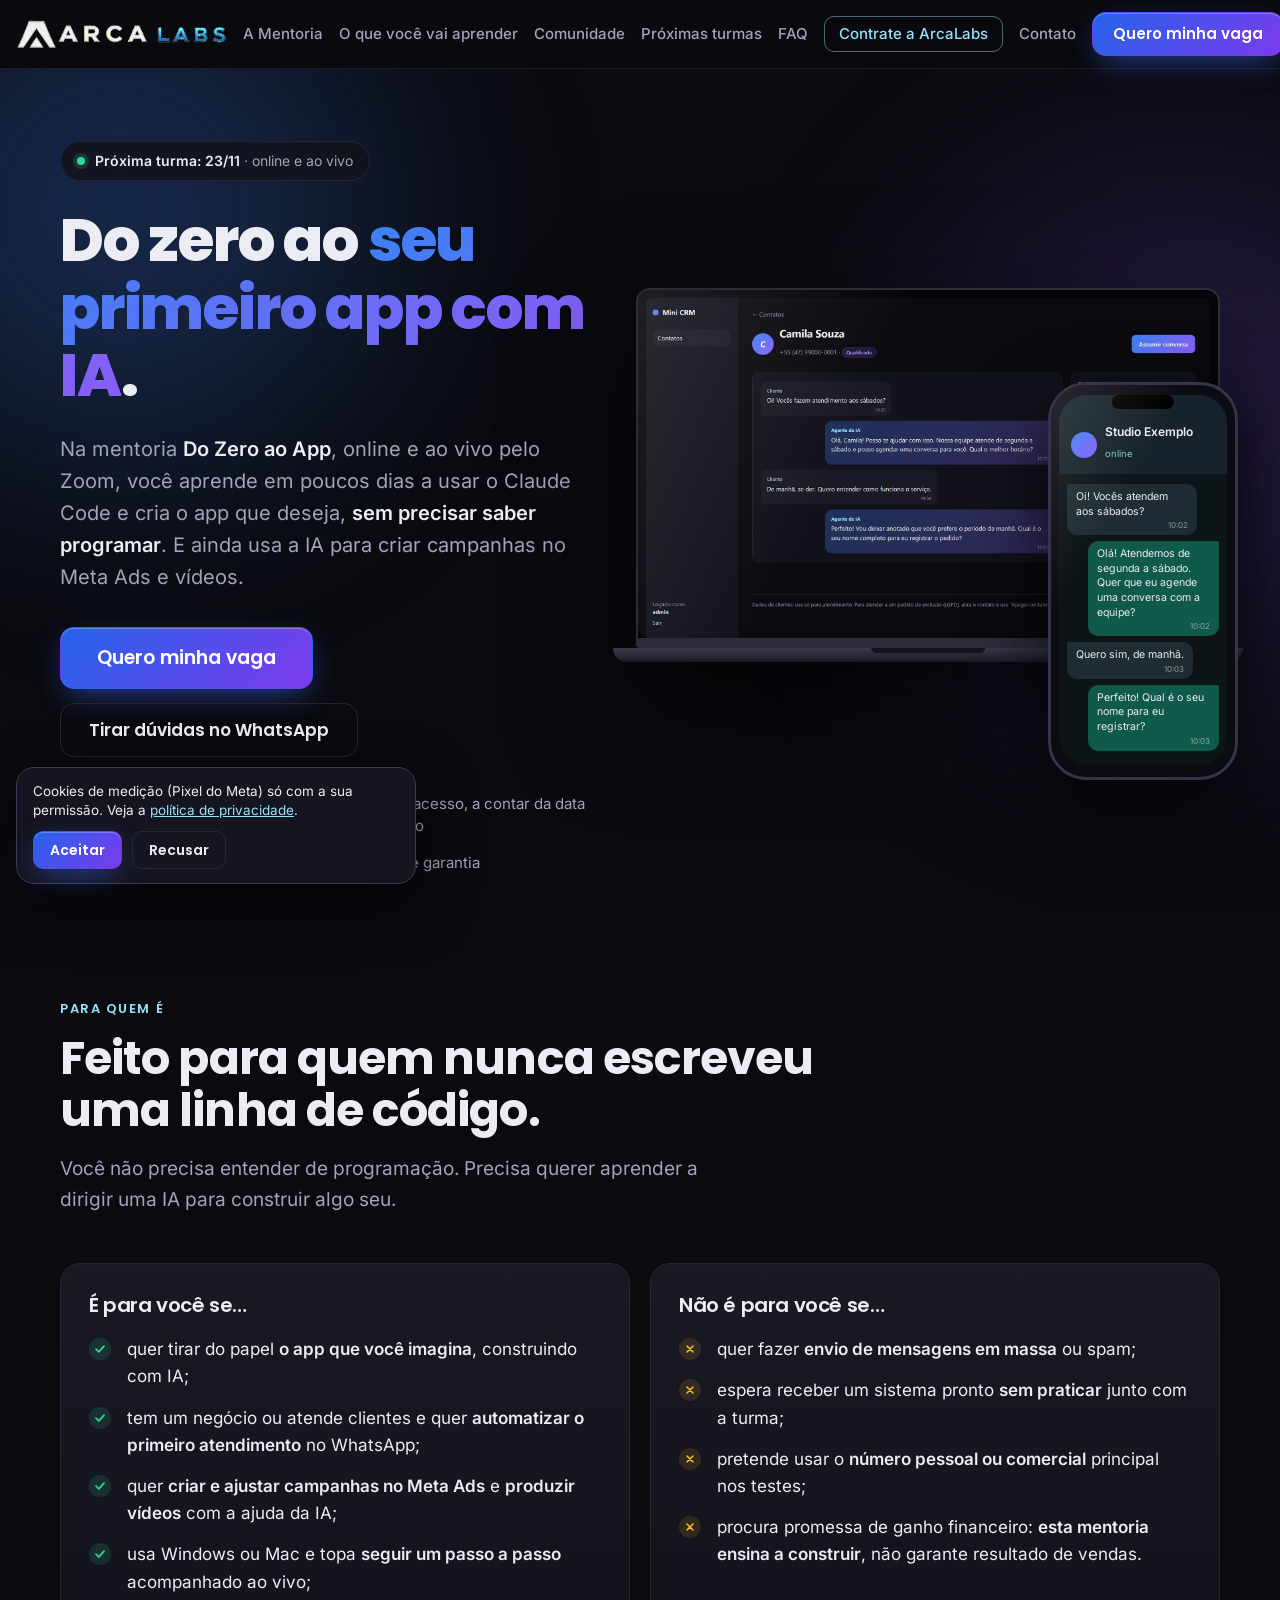
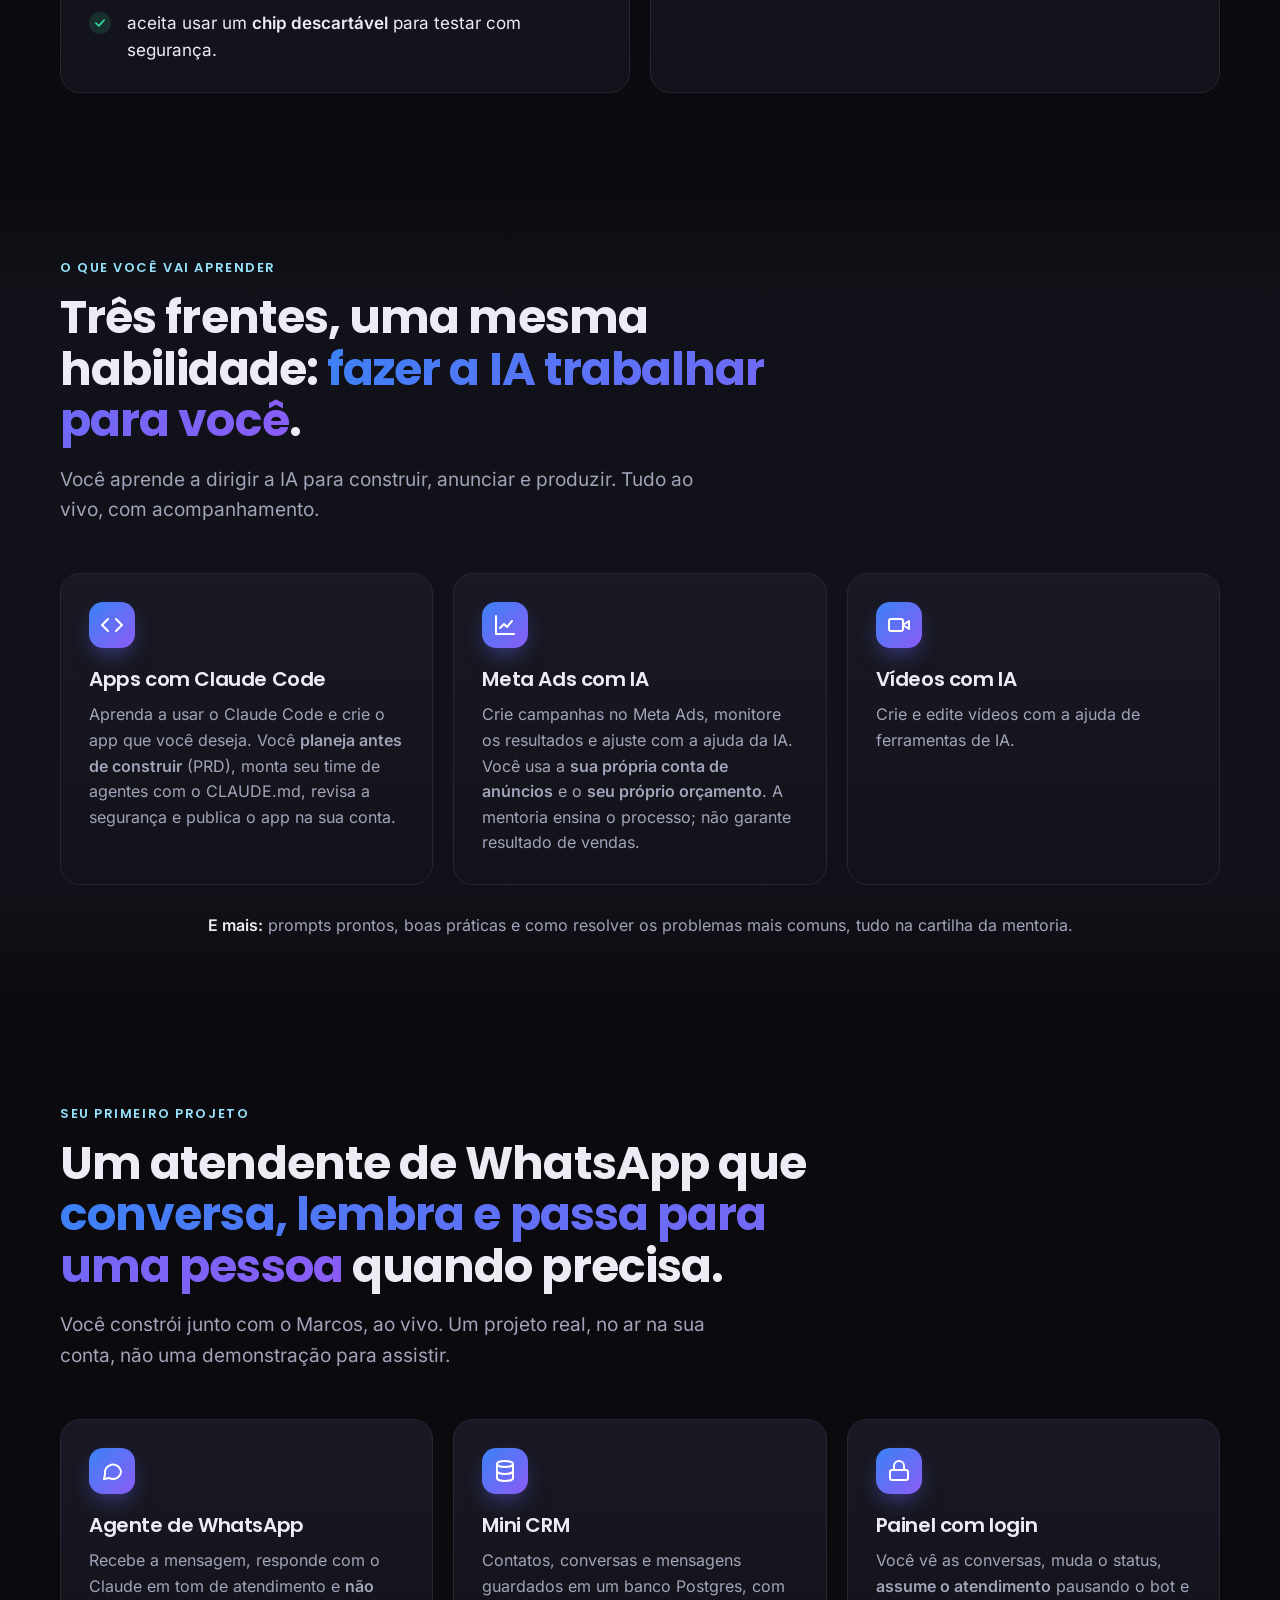
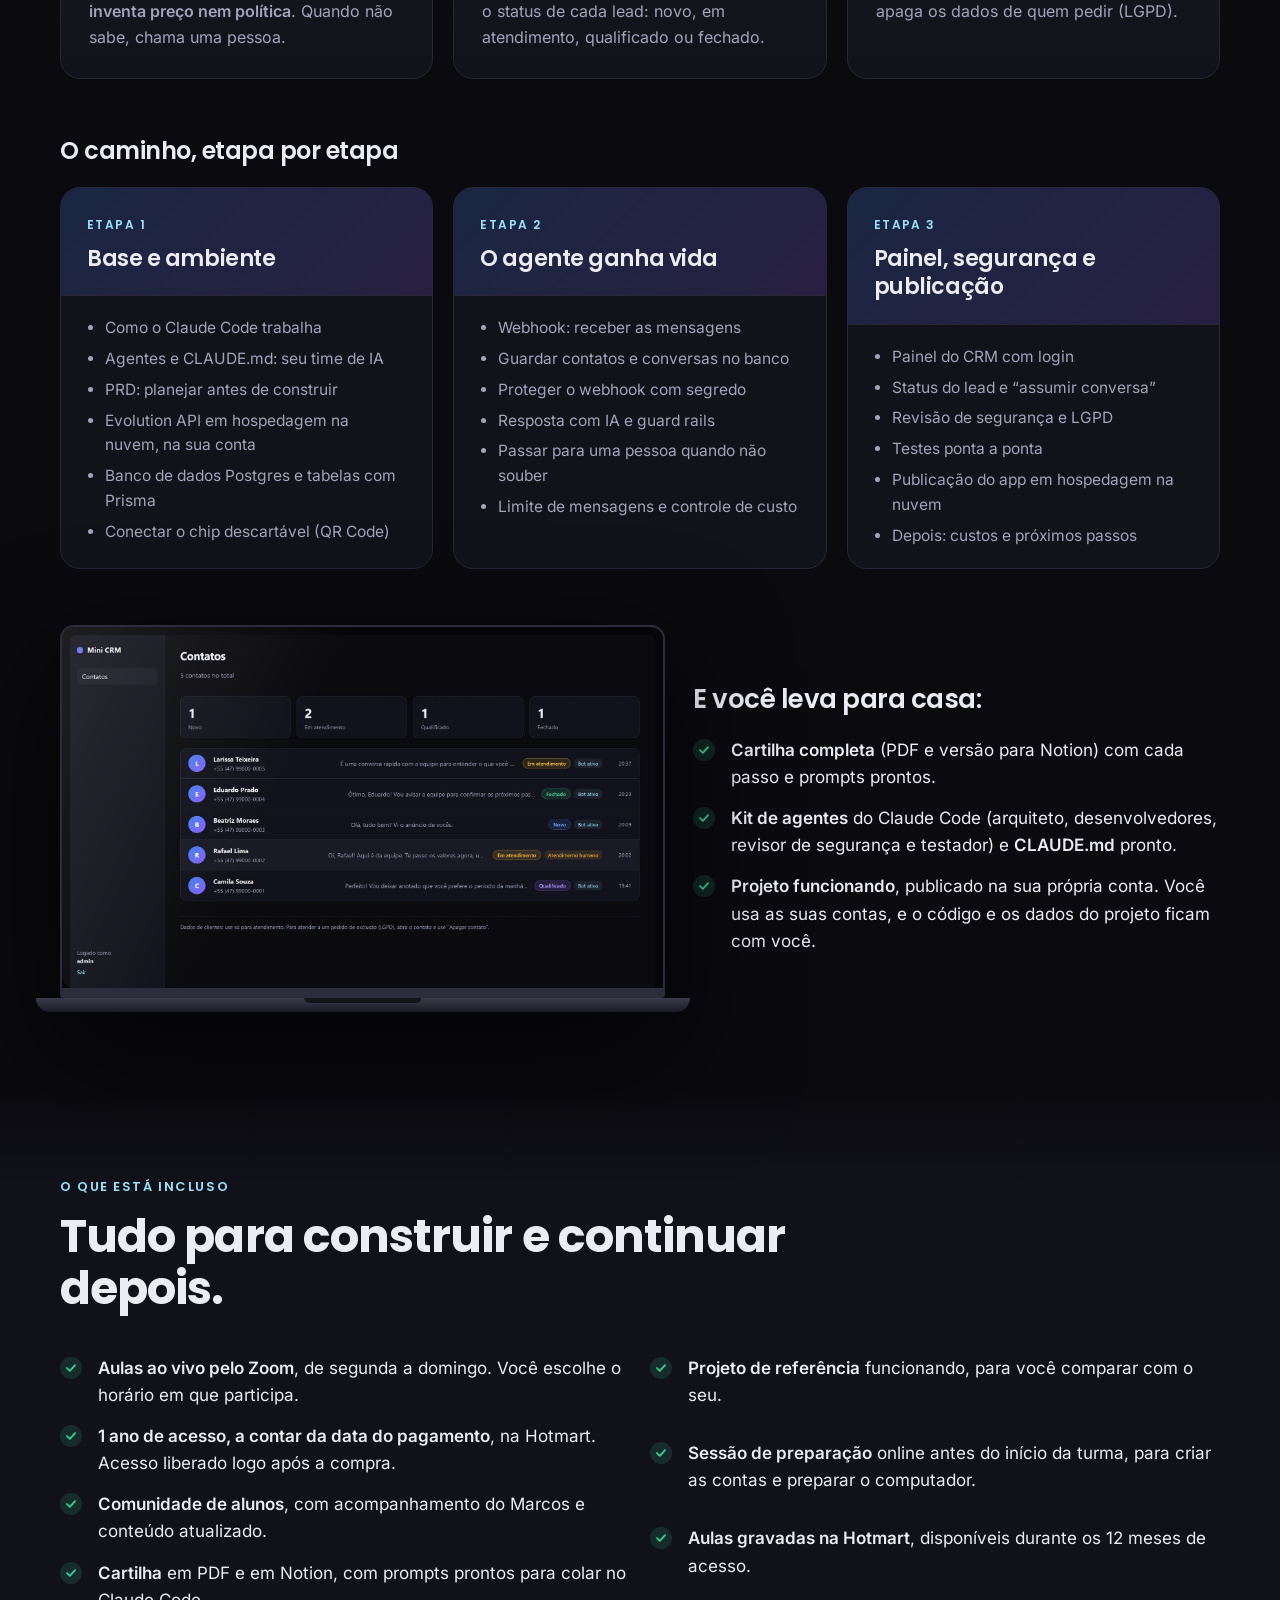
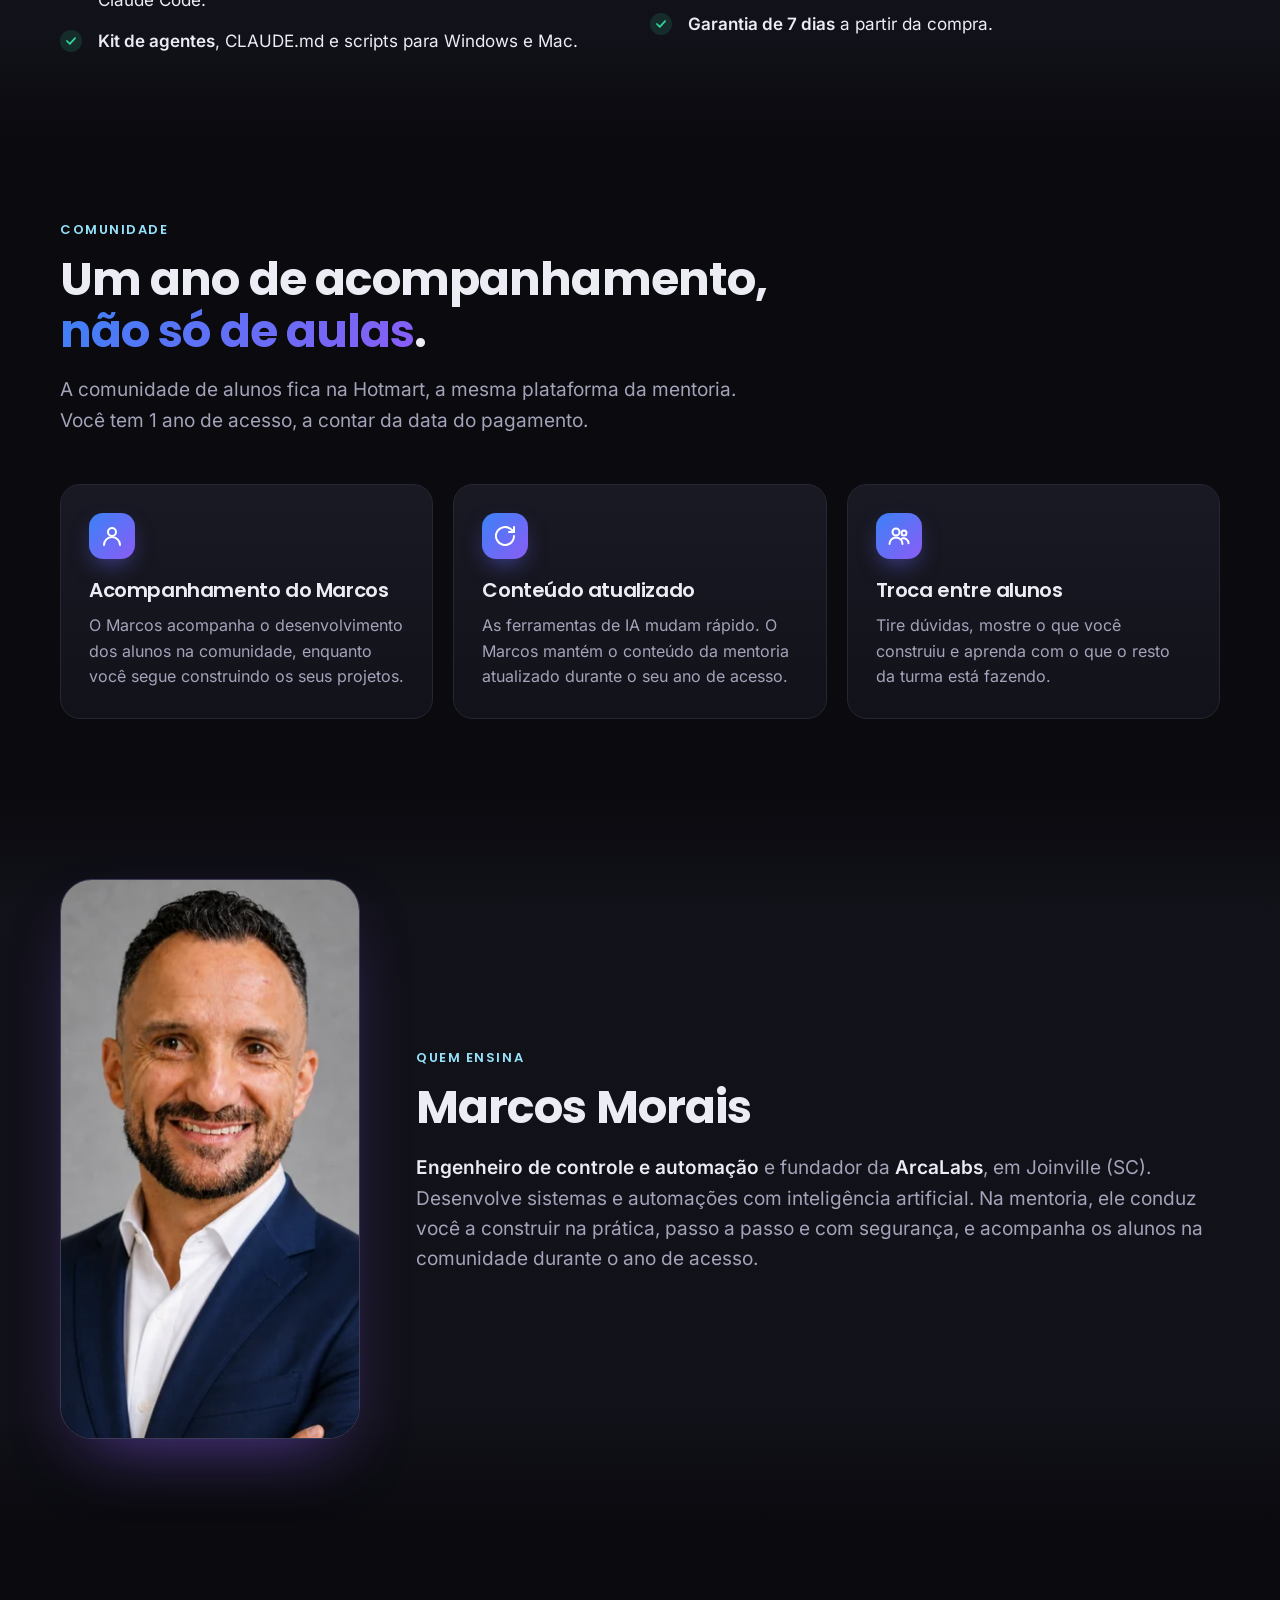
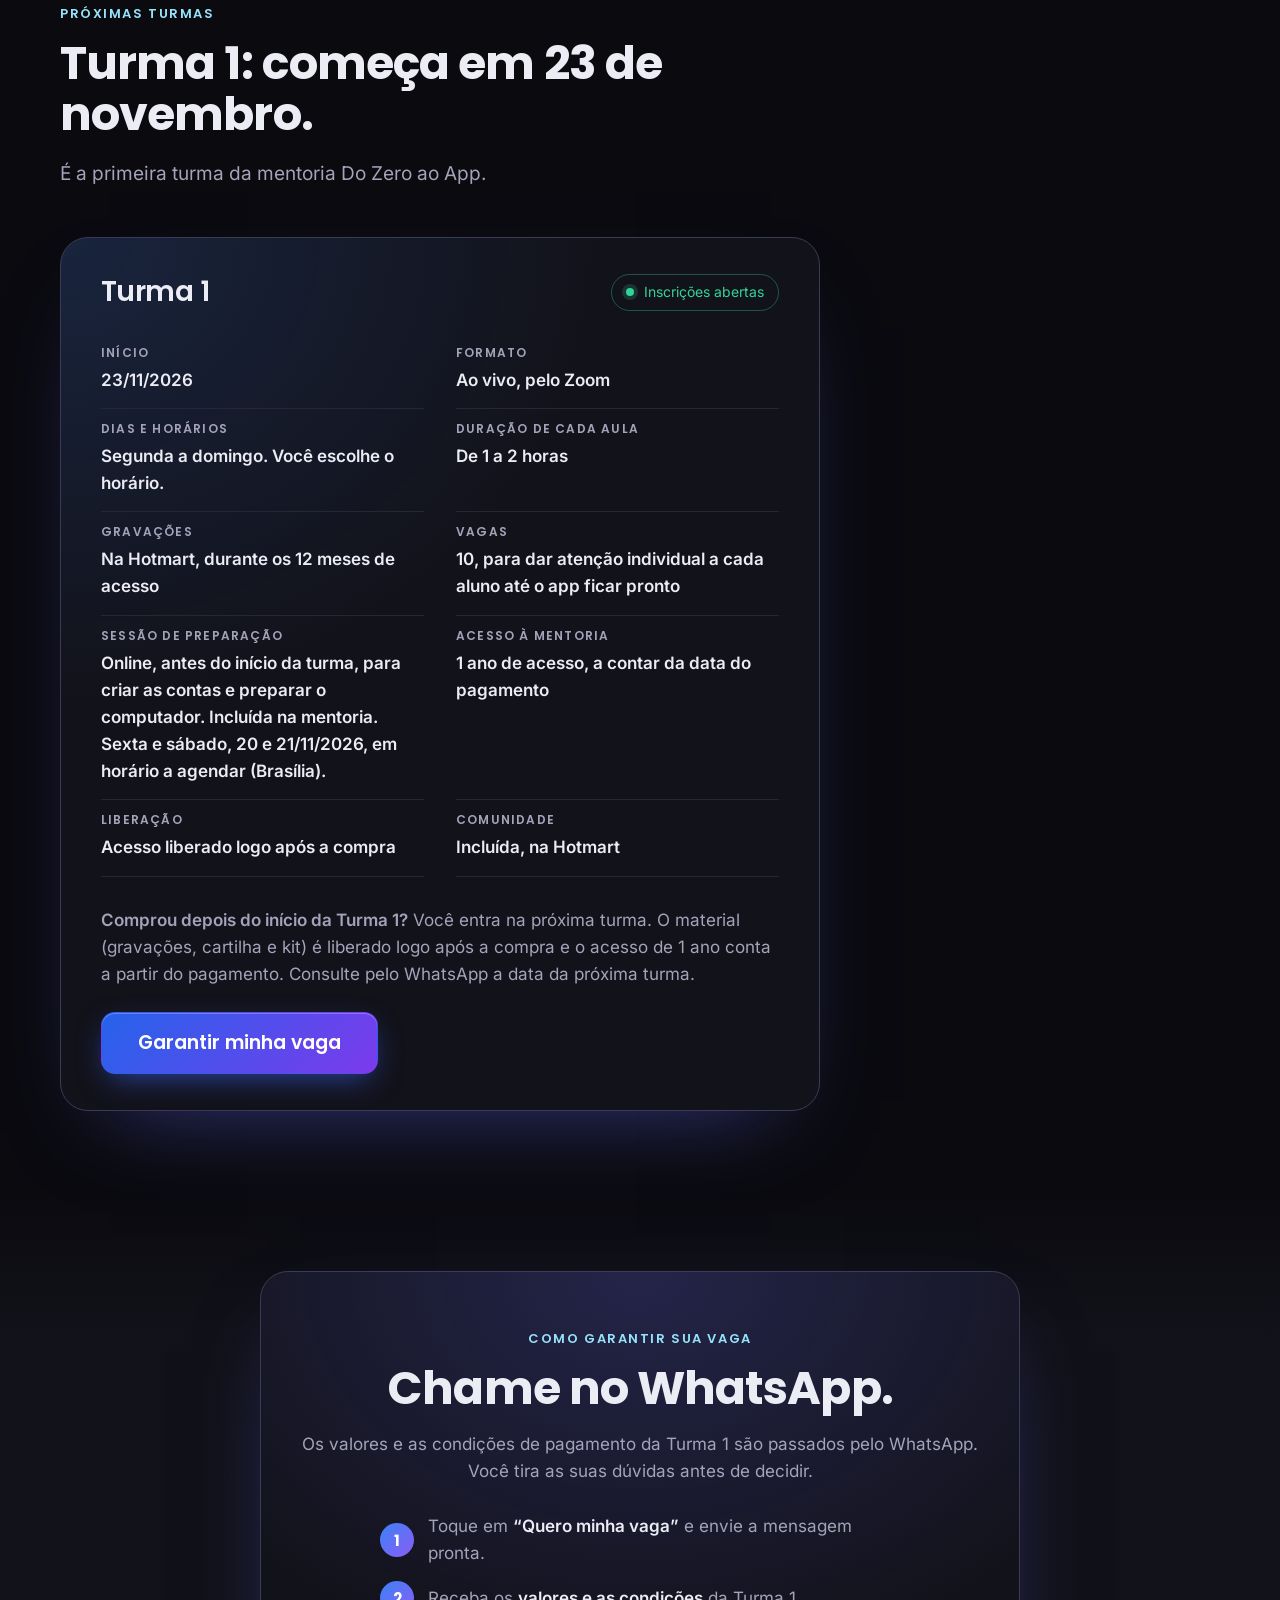
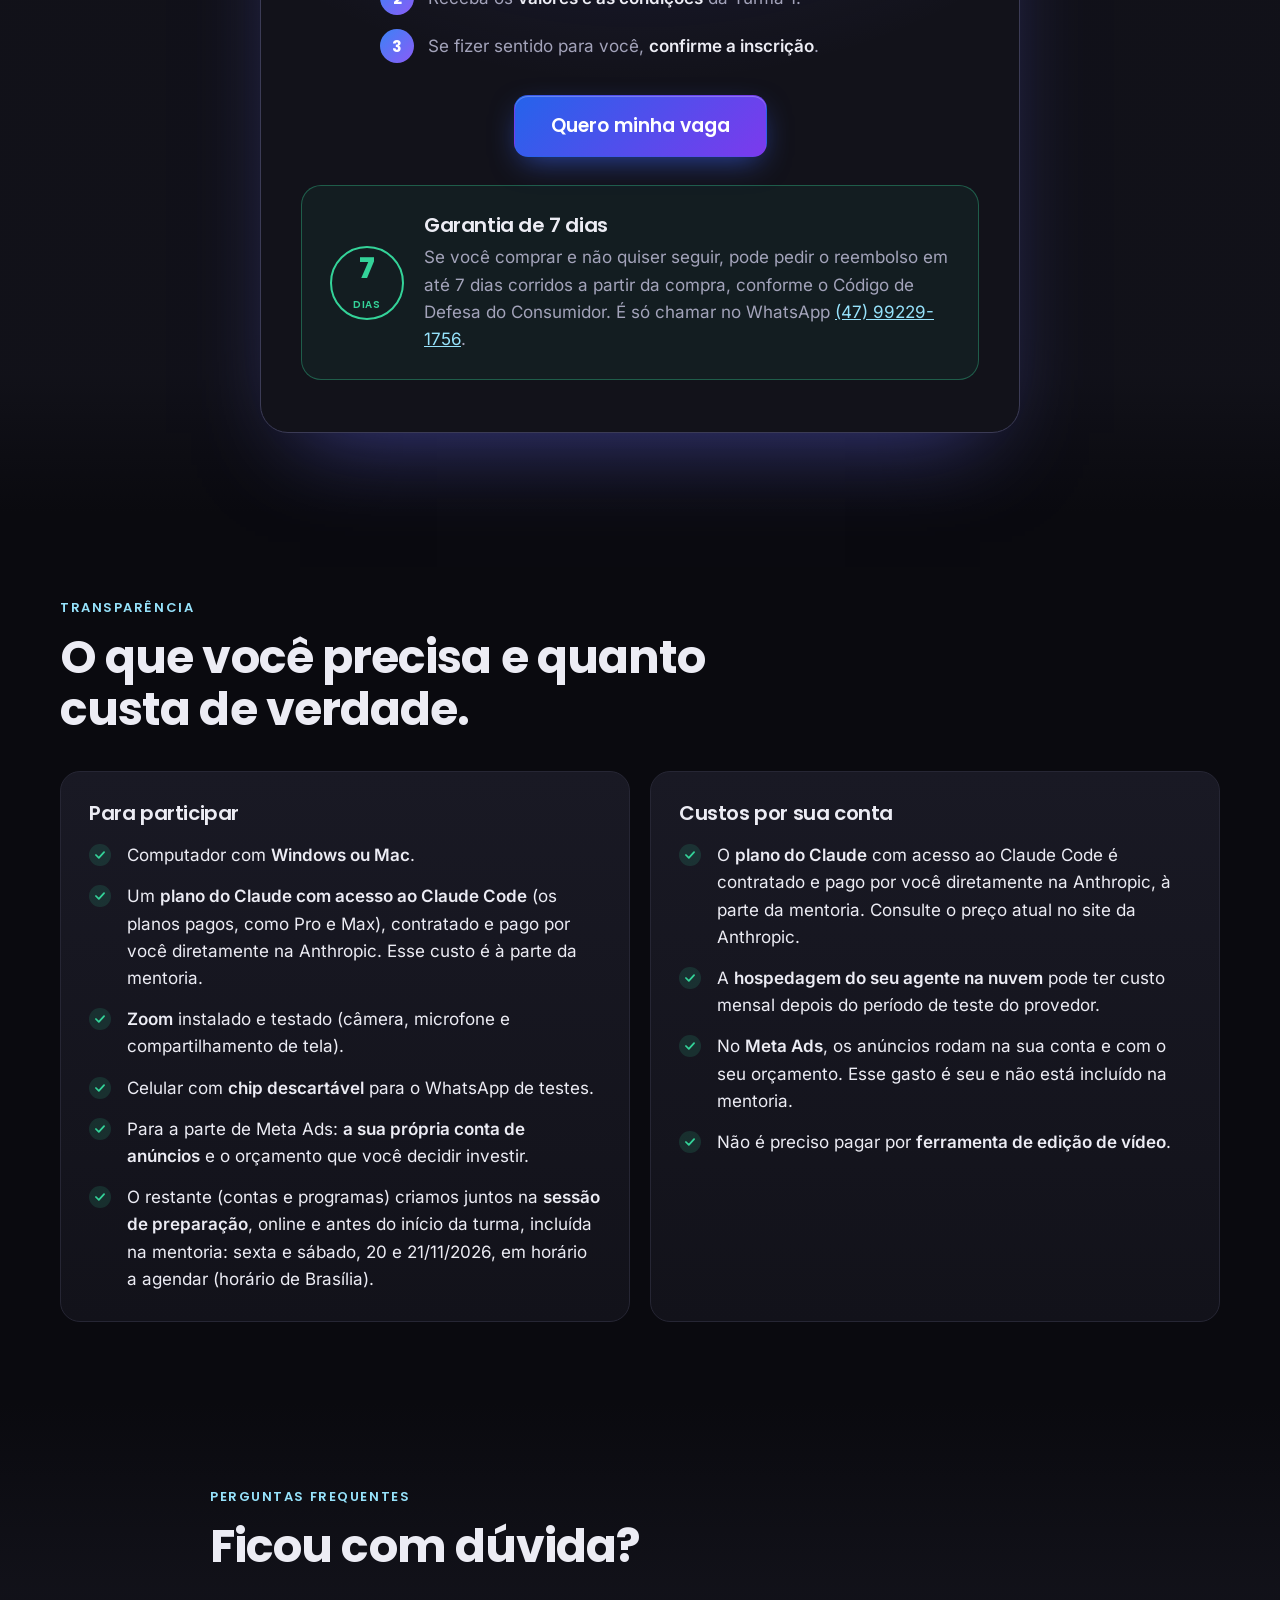
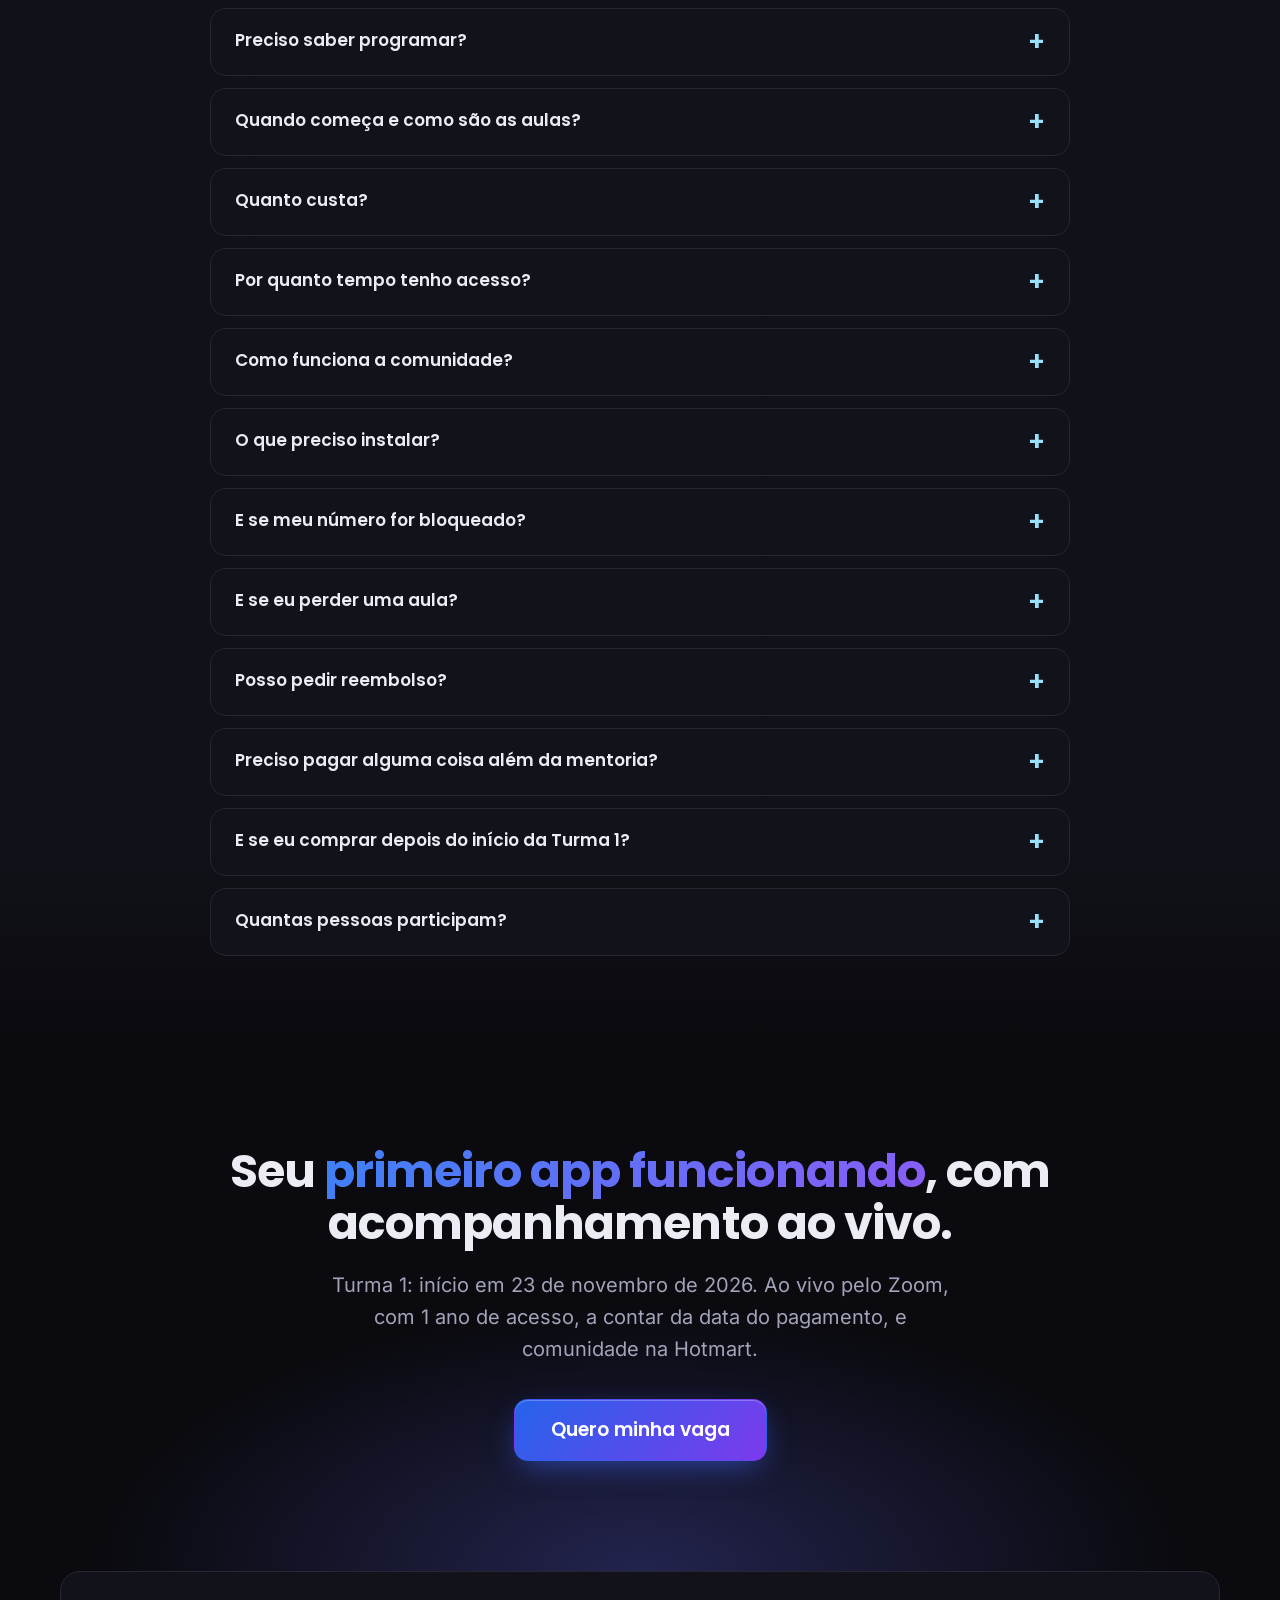
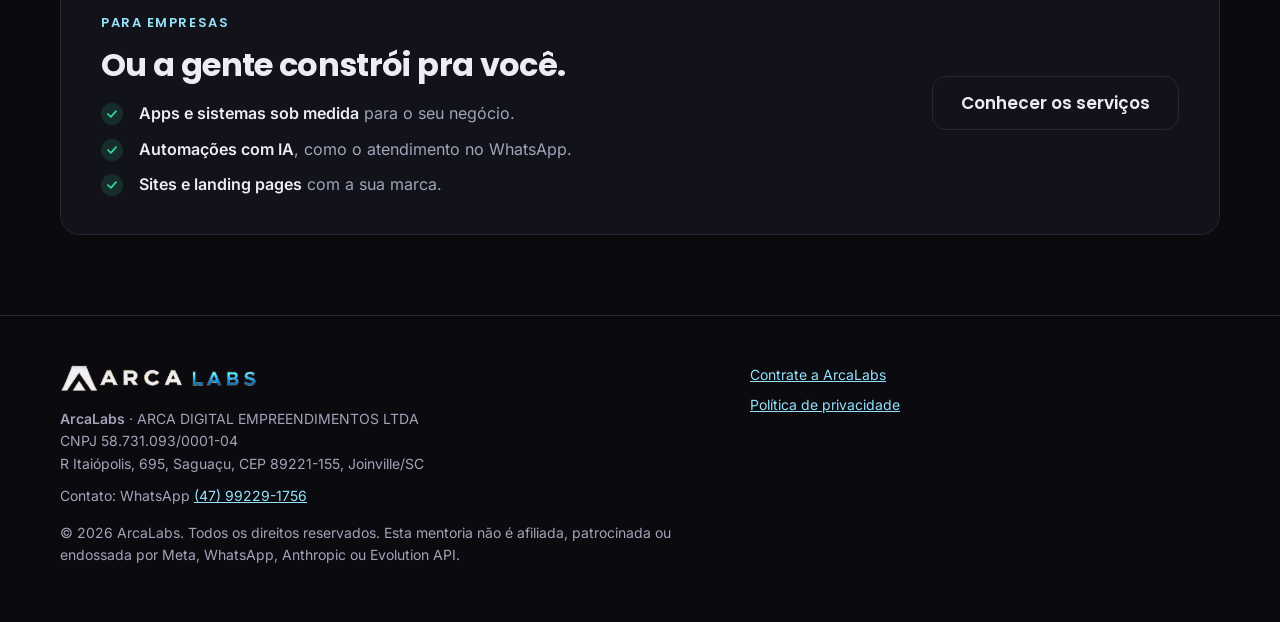
<file: index.html>
<!doctype html>
<html lang="pt-BR" class="sem-js">
<head>
  <meta charset="utf-8">
  <meta name="viewport" content="width=device-width, initial-scale=1">
  <title>Escola ArcaLabs | Mentoria Do Zero ao App: crie apps com IA, ao vivo</title>
  <meta name="description" content="Escola de desenvolvimento com IA da ArcaLabs. Mentoria online e ao vivo: aprenda a usar o Claude Code e crie o seu app, além de campanhas de Meta Ads e vídeos com IA. Turma 1 começa em 23/11/2026.">
  <meta name="theme-color" content="#0a0a0f">
  <link rel="canonical" href="https://arcalabs.com.br/">
  <link rel="icon" href="assets/favicon.svg" type="image/svg+xml">

  <meta property="og:type" content="website">
  <meta property="og:locale" content="pt_BR">
  <meta property="og:site_name" content="ArcaLabs">
  <meta property="og:title" content="Escola ArcaLabs | Mentoria Do Zero ao App: crie apps com IA, ao vivo">
  <meta property="og:description" content="Mentoria online e ao vivo: aprenda a usar o Claude Code e crie o seu app, além de campanhas de Meta Ads e vídeos com IA. Turma 1 começa em 23/11/2026.">
  <meta property="og:url" content="https://arcalabs.com.br/">
  <!-- og:image removida até existir uma imagem sem "3 dias" (ver CHANGELOG-REDESIGN.md) -->
  <meta name="twitter:card" content="summary">

  <link rel="preload" href="assets/fonts/poppins-800.woff2" as="font" type="font/woff2" crossorigin>
  <link rel="preload" href="assets/fonts/inter-var.woff2" as="font" type="font/woff2" crossorigin>
  <link rel="stylesheet" href="assets/fonts/fonts.css">
  <link rel="stylesheet" href="assets/styles.css">
</head>
<body>
  <a class="pular" href="#principal">Pular para o conteúdo</a>

  <header class="topo">
    <div class="cont">
      <a class="marca" href="#curso" aria-label="ArcaLabs, início"><img src="assets/logo-arcalabs-escuro.png" alt="ArcaLabs" width="210" height="30"></a>
      <nav class="menu" id="menu" aria-label="Principal">
        <a href="#curso">A Mentoria</a>
        <a href="#aprender">O que você vai aprender</a>
        <a href="#comunidade">Comunidade</a>
        <a href="#turmas">Próximas turmas</a>
        <a href="#duvidas">FAQ</a>
        <a class="menu-contrate" href="contrate/">Contrate a ArcaLabs</a>
        <a href="#contato">Contato</a>
      </nav>
      <div class="topo-acoes">
        <a class="btn" data-compra href="https://wa.me/5547992291756?text=Quero%20garantir%20minha%20vaga%20na%20Turma%201%20da%20mentoria%20Do%20Zero%20ao%20App">Quero minha vaga</a>
        <button class="menu-botao" id="menu-botao" type="button" aria-expanded="false" aria-controls="menu" aria-label="Abrir menu"><span></span><span></span><span></span></button>
      </div>
    </div>
  </header>

  <main id="principal">
    <!-- 1. PRIMEIRA DOBRA -->
    <section class="hero" id="curso">
      <div class="cont">
        <div>
          <a class="selo-evento rev" href="#turmas"><span class="ponto-vivo" aria-hidden="true"></span><span><b>Próxima turma: 23/11</b> · online e ao vivo</span></a>
          <h1 class="rev">Do zero ao <span class="grad">seu primeiro app com IA</span>.</h1>
          <p class="lead rev">Na mentoria <strong>Do Zero ao App</strong>, online e ao vivo pelo Zoom, você aprende em poucos dias a usar o Claude Code e cria o app que deseja, <strong>sem precisar saber programar</strong>. E ainda usa a IA para criar campanhas no Meta Ads e vídeos.</p>
          <div class="acoes rev">
            <a class="btn btn-grande" data-compra href="https://wa.me/5547992291756?text=Quero%20garantir%20minha%20vaga%20na%20Turma%201%20da%20mentoria%20Do%20Zero%20ao%20App">Quero minha vaga</a>
            <a class="btn btn-fantasma" href="https://wa.me/5547992291756?text=Ol%C3%A1!%20Tenho%20uma%20d%C3%BAvida%20sobre%20a%20mentoria%20Do%20Zero%20ao%20App." rel="noopener">Tirar dúvidas no WhatsApp</a>
          </div>
          <ul class="fatos rev">
            <li><strong>Ao vivo</strong> pelo Zoom</li>
            <li><strong>1 ano</strong> de acesso, a contar da data do pagamento</li>
            <li><strong>Comunidade</strong> na Hotmart</li>
            <li><strong>7 dias</strong> de garantia</li>
          </ul>
        </div>

        <div class="palco rev" aria-label="O primeiro projeto funcionando: conversa no WhatsApp e painel do CRM">
          <div class="notebook">
            <div class="tela"><img src="assets/painel-conversa.webp" alt="Painel do mini CRM mostrando a conversa de uma cliente, o status do lead e o botão de assumir a conversa" width="1700" height="1025" fetchpriority="high"></div>
            <div class="base"></div>
          </div>
          <div class="celular" aria-hidden="true">
            <div class="corpo">
              <div class="zap">
                <div class="zap-topo"><span class="zap-av"></span><div><b>Studio Exemplo</b><small>online</small></div></div>
                <div class="zap-corpo">
                  <div class="msg cli">Oi! Vocês atendem aos sábados?<i>10:02</i></div>
                  <div class="msg bot">Olá! Atendemos de segunda a sábado. Quer que eu agende uma conversa com a equipe?<i>10:02</i></div>
                  <div class="msg cli">Quero sim, de manhã.<i>10:03</i></div>
                  <div class="msg bot">Perfeito! Qual é o seu nome para eu registrar?<i>10:03</i></div>
                </div>
              </div>
            </div>
          </div>
        </div>
      </div>
    </section>

    <!-- 2. PARA QUEM É -->
    <section id="para-quem">
      <div class="cont">
        <span class="rotulo rev">Para quem é</span>
        <h2 class="titulo-secao rev">Feito para quem nunca escreveu uma linha de código.</h2>
        <p class="sub-secao rev">Você não precisa entender de programação. Precisa querer aprender a dirigir uma IA para construir algo seu.</p>
        <div class="grade-2">
          <div class="cartao rev">
            <h3>É para você se…</h3>
            <ul class="lista" style="margin-top:18px">
              <li><span>quer tirar do papel <b>o app que você imagina</b>, construindo com IA;</span></li>
              <li><span>tem um negócio ou atende clientes e quer <b>automatizar o primeiro atendimento</b> no WhatsApp;</span></li>
              <li><span>quer <b>criar e ajustar campanhas no Meta Ads</b> e <b>produzir vídeos</b> com a ajuda da IA;</span></li>
              <li><span>usa Windows ou Mac e topa <b>seguir um passo a passo</b> acompanhado ao vivo;</span></li>
              <li><span>aceita usar um <b>chip descartável</b> para testar com segurança.</span></li>
            </ul>
          </div>
          <div class="cartao rev">
            <h3>Não é para você se…</h3>
            <ul class="lista nao" style="margin-top:18px">
              <li><span>quer fazer <b>envio de mensagens em massa</b> ou spam;</span></li>
              <li><span>espera receber um sistema pronto <b>sem praticar</b> junto com a turma;</span></li>
              <li><span>pretende usar o <b>número pessoal ou comercial</b> principal nos testes;</span></li>
              <li><span>procura promessa de ganho financeiro: <b>esta mentoria ensina a construir</b>, não garante resultado de vendas.</span></li>
            </ul>
          </div>
        </div>
      </div>
    </section>

    <!-- 3. O QUE VOCÊ VAI APRENDER -->
    <section class="fundo-alt" id="aprender">
      <div class="cont">
        <span class="rotulo rev">O que você vai aprender</span>
        <h2 class="titulo-secao rev">Três frentes, uma mesma habilidade: <span class="grad">fazer a IA trabalhar para você</span>.</h2>
        <p class="sub-secao rev">Você aprende a dirigir a IA para construir, anunciar e produzir. Tudo ao vivo, com acompanhamento.</p>
        <div class="grade-3">
          <div class="cartao rev">
            <div class="icone"><svg viewBox="0 0 24 24" fill="none" stroke="currentColor" stroke-width="2" stroke-linecap="round" stroke-linejoin="round" aria-hidden="true"><path d="M8 6 2 12l6 6M16 6l6 6-6 6"/></svg></div>
            <h3>Apps com Claude Code</h3>
            <p>Aprenda a usar o Claude Code e crie o app que você deseja. Você <b>planeja antes de construir</b> (PRD), monta seu time de agentes com o CLAUDE.md, revisa a segurança e publica o app na sua conta.</p>
          </div>
          <div class="cartao rev">
            <div class="icone"><svg viewBox="0 0 24 24" fill="none" stroke="currentColor" stroke-width="2" stroke-linecap="round" stroke-linejoin="round" aria-hidden="true"><path d="M3 3v18h18"/><path d="m7 15 4-4 3 3 5-6"/></svg></div>
            <h3>Meta Ads com IA</h3>
            <p>Crie campanhas no Meta Ads, monitore os resultados e ajuste com a ajuda da IA. Você usa a <b>sua própria conta de anúncios</b> e o <b>seu próprio orçamento</b>. A mentoria ensina o processo; não garante resultado de vendas.</p>
          </div>
          <div class="cartao rev">
            <div class="icone"><svg viewBox="0 0 24 24" fill="none" stroke="currentColor" stroke-width="2" stroke-linecap="round" stroke-linejoin="round" aria-hidden="true"><rect x="2" y="6" width="14" height="12" rx="2"/><path d="m22 8-6 4 6 4z"/></svg></div>
            <h3>Vídeos com IA</h3>
            <p>Crie e edite vídeos com a ajuda de ferramentas de IA.</p>
          </div>
        </div>
        <p class="e-mais rev"><b>E mais:</b> prompts prontos, boas práticas e como resolver os problemas mais comuns, tudo na cartilha da mentoria.</p>
      </div>
    </section>

    <!-- 4. SEU PRIMEIRO PROJETO -->
    <section id="projeto">
      <div class="cont">
        <span class="rotulo rev">Seu primeiro projeto</span>
        <h2 class="titulo-secao rev">Um atendente de WhatsApp que <span class="grad">conversa, lembra e passa para uma pessoa</span> quando precisa.</h2>
        <p class="sub-secao rev">Você constrói junto com o Marcos, ao vivo. Um projeto real, no ar na sua conta, não uma demonstração para assistir.</p>
        <div class="grade-3">
          <div class="cartao rev">
            <div class="icone"><svg viewBox="0 0 24 24" fill="none" stroke="currentColor" stroke-width="2" stroke-linecap="round" stroke-linejoin="round" aria-hidden="true"><path d="M21 12a8 8 0 0 1-11.6 7.1L4 20l1-4.6A8 8 0 1 1 21 12z"/></svg></div>
            <h3>Agente de WhatsApp</h3>
            <p>Recebe a mensagem, responde com o Claude em tom de atendimento e <b>não inventa preço nem política</b>. Quando não sabe, chama uma pessoa.</p>
          </div>
          <div class="cartao rev">
            <div class="icone"><svg viewBox="0 0 24 24" fill="none" stroke="currentColor" stroke-width="2" stroke-linecap="round" stroke-linejoin="round" aria-hidden="true"><ellipse cx="12" cy="5" rx="8" ry="3"/><path d="M4 5v14c0 1.7 3.6 3 8 3s8-1.3 8-3V5M4 12c0 1.7 3.6 3 8 3s8-1.3 8-3"/></svg></div>
            <h3>Mini CRM</h3>
            <p>Contatos, conversas e mensagens guardados em um banco Postgres, com o status de cada lead: novo, em atendimento, qualificado ou fechado.</p>
          </div>
          <div class="cartao rev">
            <div class="icone"><svg viewBox="0 0 24 24" fill="none" stroke="currentColor" stroke-width="2" stroke-linecap="round" stroke-linejoin="round" aria-hidden="true"><rect x="3" y="11" width="18" height="10" rx="2"/><path d="M7 11V7a5 5 0 0 1 10 0v4"/></svg></div>
            <h3>Painel com login</h3>
            <p>Você vê as conversas, muda o status, <b>assume o atendimento</b> pausando o bot e apaga os dados de quem pedir (LGPD).</p>
          </div>
        </div>

        <h3 class="etapas-titulo rev">O caminho, etapa por etapa</h3>
        <div class="dias">
          <article class="dia rev">
            <header><small>Etapa 1</small><h3>Base e ambiente</h3></header>
            <div class="bloco">
              <ul><li>Como o Claude Code trabalha</li><li>Agentes e CLAUDE.md: seu time de IA</li><li>PRD: planejar antes de construir</li><li>Evolution API em hospedagem na nuvem, na sua conta</li><li>Banco de dados Postgres e tabelas com Prisma</li><li>Conectar o chip descartável (QR Code)</li></ul></div>
          </article>
          <article class="dia rev">
            <header><small>Etapa 2</small><h3>O agente ganha vida</h3></header>
            <div class="bloco">
              <ul><li>Webhook: receber as mensagens</li><li>Guardar contatos e conversas no banco</li><li>Proteger o webhook com segredo</li><li>Resposta com IA e guard rails</li><li>Passar para uma pessoa quando não souber</li><li>Limite de mensagens e controle de custo</li></ul></div>
          </article>
          <article class="dia rev">
            <header><small>Etapa 3</small><h3>Painel, segurança e publicação</h3></header>
            <div class="bloco">
              <ul><li>Painel do CRM com login</li><li>Status do lead e “assumir conversa”</li><li>Revisão de segurança e LGPD</li><li>Testes ponta a ponta</li><li>Publicação do app em hospedagem na nuvem</li><li>Depois: custos e próximos passos</li></ul></div>
          </article>
        </div>

        <div class="vitrine">
          <div class="notebook rev">
            <div class="tela"><img src="assets/painel-contatos.webp" alt="Lista de contatos do mini CRM com contagem de leads por status" width="1700" height="1025" loading="lazy"></div>
            <div class="base"></div>
          </div>
          <div class="vitrine-texto rev">
            <h3>E você leva para casa:</h3>
            <ul class="lista" style="margin-top:20px">
              <li><span><b>Cartilha completa</b> (PDF e versão para Notion) com cada passo e prompts prontos.</span></li>
              <li><span><b>Kit de agentes</b> do Claude Code (arquiteto, desenvolvedores, revisor de segurança e testador) e <b>CLAUDE.md</b> pronto.</span></li>
              <li><span><b>Projeto funcionando</b>, publicado na sua própria conta. Você usa as suas contas, e o código e os dados do projeto ficam com você.</span></li>
            </ul>
          </div>
        </div>
      </div>
    </section>

    <!-- 5. O QUE ESTÁ INCLUSO -->
    <section class="fundo-alt" id="incluso">
      <div class="cont">
        <span class="rotulo rev">O que está incluso</span>
        <h2 class="titulo-secao rev">Tudo para construir e continuar depois.</h2>
        <div class="grade-2" style="margin-top:40px">
          <ul class="lista rev">
            <li><span><b>Aulas ao vivo pelo Zoom</b>, de segunda a domingo. Você escolhe o horário em que participa.</span></li>
            <li><span><b>1 ano de acesso, a contar da data do pagamento</b>, na Hotmart. Acesso liberado logo após a compra.</span></li>
            <li><span><b>Comunidade de alunos</b>, com acompanhamento do Marcos e conteúdo atualizado.</span></li>
            <li><span><b>Cartilha</b> em PDF e em Notion, com prompts prontos para colar no Claude Code.</span></li>
            <li><span><b>Kit de agentes</b>, CLAUDE.md e scripts para Windows e Mac.</span></li>
          </ul>
          <ul class="lista rev">
            <li><span><b>Projeto de referência</b> funcionando, para você comparar com o seu.</span></li>
            <li><span><b>Sessão de preparação</b> online antes do início da turma, para criar as contas e preparar o computador.</span></li>
            <li><span><b>Aulas gravadas na Hotmart</b>, disponíveis durante os 12 meses de acesso.</span></li>
            <li><span><b>Garantia de 7 dias</b> a partir da compra.</span></li>
          </ul>
        </div>
      </div>
    </section>

    <!-- 6. COMUNIDADE -->
    <section id="comunidade">
      <div class="cont">
        <span class="rotulo rev">Comunidade</span>
        <h2 class="titulo-secao rev">Um ano de acompanhamento, <span class="grad">não só de aulas</span>.</h2>
        <p class="sub-secao rev">A comunidade de alunos fica na Hotmart, a mesma plataforma da mentoria. Você tem 1 ano de acesso, a contar da data do pagamento.</p>
        <div class="grade-3">
          <div class="cartao rev">
            <div class="icone"><svg viewBox="0 0 24 24" fill="none" stroke="currentColor" stroke-width="2" stroke-linecap="round" stroke-linejoin="round" aria-hidden="true"><circle cx="12" cy="8" r="4"/><path d="M4 21a8 8 0 0 1 16 0"/></svg></div>
            <h3>Acompanhamento do Marcos</h3>
            <p>O Marcos acompanha o desenvolvimento dos alunos na comunidade, enquanto você segue construindo os seus projetos.</p>
          </div>
          <div class="cartao rev">
            <div class="icone"><svg viewBox="0 0 24 24" fill="none" stroke="currentColor" stroke-width="2" stroke-linecap="round" stroke-linejoin="round" aria-hidden="true"><path d="M21 12a9 9 0 1 1-3-6.7L21 8"/><path d="M21 3v5h-5"/></svg></div>
            <h3>Conteúdo atualizado</h3>
            <p>As ferramentas de IA mudam rápido. O Marcos mantém o conteúdo da mentoria atualizado durante o seu ano de acesso.</p>
          </div>
          <div class="cartao rev">
            <div class="icone"><svg viewBox="0 0 24 24" fill="none" stroke="currentColor" stroke-width="2" stroke-linecap="round" stroke-linejoin="round" aria-hidden="true"><circle cx="9" cy="8" r="3.5"/><circle cx="17" cy="9" r="2.5"/><path d="M2.5 20a6.5 6.5 0 0 1 13 0M15 14.5a5 5 0 0 1 6.5 4.8"/></svg></div>
            <h3>Troca entre alunos</h3>
            <p>Tire dúvidas, mostre o que você construiu e aprenda com o que o resto da turma está fazendo.</p>
          </div>
        </div>
      </div>
    </section>

    <!-- 7. INSTRUTOR -->
    <section class="fundo-alt" id="instrutor">
      <div class="cont instrutor">
        <img class="rev" src="assets/marcos-morais.webp" alt="Marcos Morais, instrutor da mentoria e fundador da ArcaLabs" width="560" height="560" loading="lazy">
        <div class="rev">
          <span class="rotulo">Quem ensina</span>
          <h2>Marcos Morais</h2>
          <p><b>Engenheiro de controle e automação</b> e fundador da <b>ArcaLabs</b>, em Joinville (SC). Desenvolve sistemas e automações com inteligência artificial. Na mentoria, ele conduz você a construir na prática, passo a passo e com segurança, e acompanha os alunos na comunidade durante o ano de acesso.</p>
        </div>
      </div>
    </section>

    <!-- 8. PRÓXIMAS TURMAS -->
    <section id="turmas">
      <div class="cont">
        <span class="rotulo rev">Próximas turmas</span>
        <h2 class="titulo-secao rev">Turma 1: começa em 23 de novembro.</h2>
        <p class="sub-secao rev">É a primeira turma da mentoria Do Zero ao App.</p>
        <article class="turma rev">
          <div class="turma-topo">
            <h3>Turma 1</h3>
            <span class="turma-status"><span class="ponto-vivo" aria-hidden="true"></span>Inscrições abertas</span>
          </div>
          <dl class="turma-dados">
            <div><dt>Início</dt><dd>23/11/2026</dd></div>
            <div><dt>Formato</dt><dd>Ao vivo, pelo Zoom</dd></div>
            <div><dt>Dias e horários</dt><dd>Segunda a domingo. Você escolhe o horário.</dd></div>
            <div><dt>Duração de cada aula</dt><dd>De 1 a 2 horas</dd></div>
            <div><dt>Gravações</dt><dd>Na Hotmart, durante os 12 meses de acesso</dd></div>
            <div><dt>Vagas</dt><dd>10, para dar atenção individual a cada aluno até o app ficar pronto</dd></div>
            <div><dt>Sessão de preparação</dt><dd>Online, antes do início da turma, para criar as contas e preparar o computador. Incluída na mentoria. Sexta e sábado, 20 e 21/11/2026, em horário a agendar (Brasília).</dd></div>
            <div><dt>Acesso à mentoria</dt><dd>1 ano de acesso, a contar da data do pagamento</dd></div>
            <div><dt>Liberação</dt><dd>Acesso liberado logo após a compra</dd></div>
            <div><dt>Comunidade</dt><dd>Incluída, na Hotmart</dd></div>
          </dl>
          <p class="suave" style="margin:0 0 24px"><b>Comprou depois do início da Turma 1?</b> Você entra na próxima turma. O material (gravações, cartilha e kit) é liberado logo após a compra e o acesso de 1 ano conta a partir do pagamento. Consulte pelo WhatsApp a data da próxima turma.</p>
          <a class="btn btn-grande" data-compra href="https://wa.me/5547992291756?text=Quero%20garantir%20minha%20vaga%20na%20Turma%201%20da%20mentoria%20Do%20Zero%20ao%20App">Garantir minha vaga</a>
        </article>
      </div>
    </section>

    <!-- 9. COMO GARANTIR SUA VAGA -->
    <section class="fundo-alt" id="vaga">
      <div class="cont">
        <div class="oferta rev">
          <span class="rotulo">Como garantir sua vaga</span>
          <h2>Chame no WhatsApp.</h2>
          <p class="suave" style="margin-top:16px">Os valores e as condições de pagamento da Turma 1 são passados pelo WhatsApp. Você tira as suas dúvidas antes de decidir.</p>
          <ol class="passos">
            <li><span class="num">1</span><span>Toque em <b>“Quero minha vaga”</b> e envie a mensagem pronta.</span></li>
            <li><span class="num">2</span><span>Receba os <b>valores e as condições</b> da Turma 1.</span></li>
            <li><span class="num">3</span><span>Se fizer sentido para você, <b>confirme a inscrição</b>.</span></li>
          </ol>
          <a class="btn btn-grande" data-compra href="https://wa.me/5547992291756?text=Quero%20garantir%20minha%20vaga%20na%20Turma%201%20da%20mentoria%20Do%20Zero%20ao%20App">Quero minha vaga</a>

          <div class="garantia rev" id="garantia">
            <div class="selo-7">7<small>dias</small></div>
            <div style="text-align:left">
              <h3>Garantia de 7 dias</h3>
              <p class="suave" style="margin-top:6px">Se você comprar e não quiser seguir, pode pedir o reembolso em até 7 dias corridos a partir da compra, conforme o Código de Defesa do Consumidor. É só chamar no WhatsApp <a href="https://wa.me/5547992291756" rel="noopener" style="color:var(--ciano)">(47) 99229-1756</a>.</p>
            </div>
          </div>
        </div>
      </div>
    </section>

    <!-- 10. REQUISITOS E CUSTOS -->
    <section id="requisitos">
      <div class="cont">
        <span class="rotulo rev">Transparência</span>
        <h2 class="titulo-secao rev">O que você precisa e quanto custa de verdade.</h2>
        <div class="grade-2" style="margin-top:36px">
          <div class="cartao rev">
            <h3>Para participar</h3>
            <ul class="lista" style="margin-top:16px">
              <li><span>Computador com <b>Windows ou Mac</b>.</span></li>
              <li><span>Um <b>plano do Claude com acesso ao Claude Code</b> (os planos pagos, como Pro e Max), contratado e pago por você diretamente na Anthropic. Esse custo é à parte da mentoria.</span></li>
              <li><span><b>Zoom</b> instalado e testado (câmera, microfone e compartilhamento de tela).</span></li>
              <li><span>Celular com <b>chip descartável</b> para o WhatsApp de testes.</span></li>
              <li><span>Para a parte de Meta Ads: <b>a sua própria conta de anúncios</b> e o orçamento que você decidir investir.</span></li>
              <li><span>O restante (contas e programas) criamos juntos na <b>sessão de preparação</b>, online e antes do início da turma, incluída na mentoria: sexta e sábado, 20 e 21/11/2026, em horário a agendar (horário de Brasília).</span></li>
            </ul>
          </div>
          <div class="cartao rev">
            <h3>Custos por sua conta</h3>
            <ul class="lista" style="margin-top:16px">
              <li><span>O <b>plano do Claude</b> com acesso ao Claude Code é contratado e pago por você diretamente na Anthropic, à parte da mentoria. Consulte o preço atual no site da Anthropic.</span></li>
              <li><span>A <b>hospedagem do seu agente na nuvem</b> pode ter custo mensal depois do período de teste do provedor.</span></li>
              <li><span>No <b>Meta Ads</b>, os anúncios rodam na sua conta e com o seu orçamento. Esse gasto é seu e não está incluído na mentoria.</span></li>
              <li><span>Não é preciso pagar por <b>ferramenta de edição de vídeo</b>.</span></li>
            </ul>
          </div>
        </div>
      </div>
    </section>

    <!-- 11. FAQ -->
    <section class="fundo-alt" id="duvidas">
      <div class="cont" style="max-width:860px">
        <span class="rotulo rev">Perguntas frequentes</span>
        <h2 class="titulo-secao rev" style="margin-bottom:36px">Ficou com dúvida?</h2>
        <div class="rev">
          <details><summary>Preciso saber programar?</summary><div class="resp">Não. Quem escreve o código é o Claude Code. Você aprende a pedir, conferir e corrigir, com prompts prontos e o instrutor ao vivo. Só é preciso saber usar o computador e seguir instruções.</div></details>
          <details><summary>Quando começa e como são as aulas?</summary><div class="resp">A Turma 1 começa em 23 de novembro de 2026. As aulas são ao vivo pelo Zoom, de segunda a domingo. Você escolhe o horário em que participa. Cada aula dura de 1 a 2 horas.</div></details>
          <details><summary>Quanto custa?</summary><div class="resp">Os valores e as condições de pagamento da Turma 1 são passados pelo WhatsApp <a href="https://wa.me/5547992291756?text=Quero%20garantir%20minha%20vaga%20na%20Turma%201%20da%20mentoria%20Do%20Zero%20ao%20App" rel="noopener" style="color:var(--ciano)">(47) 99229-1756</a>. É só chamar.</div></details>
          <details><summary>Por quanto tempo tenho acesso?</summary><div class="resp">Você tem 1 ano de acesso, a contar da data do pagamento. O acesso é liberado logo após a compra, com as gravações, a cartilha e o kit de agentes. Nesse período você também participa da comunidade de alunos na Hotmart.</div></details>
          <details><summary>Como funciona a comunidade?</summary><div class="resp">A comunidade fica na Hotmart, a mesma plataforma da mentoria. Lá o Marcos acompanha o desenvolvimento dos alunos e mantém o conteúdo atualizado, e você troca experiências com a turma.</div></details>
          <details><summary>O que preciso instalar?</summary><div class="resp">Antes da mentoria, você assina um plano do Claude com acesso ao Claude Code (os planos pagos, como Pro e Max), direto na Anthropic, e instala o Zoom. O restante (Git, Node.js, VS Code e o Claude Code) instalamos juntos na sessão de preparação, online e antes do início da turma, incluída na mentoria. Nela também criamos as contas necessárias. A sessão acontece na sexta e no sábado, 20 e 21/11/2026, em horário a agendar (horário de Brasília).</div></details>
          <details><summary>E se meu número for bloqueado?</summary><div class="resp">Por isso a mentoria usa um chip descartável, separado do seu número pessoal ou comercial. A conexão por QR Code não é a oficial da Meta e traz esse risco. Mostramos como levar o agente à produção pela API oficial.</div></details>
          <details><summary>E se eu perder uma aula?</summary><div class="resp">Você assiste à gravação na Hotmart. As aulas ficam gravadas e disponíveis durante os 12 meses de acesso.</div></details>
          <details><summary>Posso pedir reembolso?</summary><div class="resp">Sim. Você tem 7 dias corridos a partir da compra para pedir o reembolso, conforme o Código de Defesa do Consumidor. O pedido é feito pelo WhatsApp (47) 99229-1756.</div></details>
          <details><summary>Preciso pagar alguma coisa além da mentoria?</summary><div class="resp">Sim. Você precisa de um plano do Claude com acesso ao Claude Code (os planos pagos, como Pro e Max), contratado e pago diretamente na Anthropic, à parte da mentoria. Consulte o preço no site da Anthropic. A hospedagem do seu agente na nuvem pode ter custo mensal depois do período de teste do provedor. No Meta Ads, os anúncios rodam na sua própria conta e com o seu orçamento; esse gasto é seu e não está incluído na mentoria. Não é preciso pagar por ferramenta de edição de vídeo.</div></details>
          <details><summary>E se eu comprar depois do início da Turma 1?</summary><div class="resp">Você entra na próxima turma. O material (gravações, cartilha e kit) é liberado logo após a compra e o acesso de 1 ano conta a partir do pagamento. Consulte pelo WhatsApp a data da próxima turma.</div></details>
          <details><summary>Quantas pessoas participam?</summary><div class="resp">A Turma 1 tem 10 vagas. A turma é limitada para dar atenção individual e acompanhar cada aluno até finalizar o app.</div></details>
        </div>
      </div>
    </section>

    <!-- 12. CHAMADA FINAL -->
    <section class="final" id="comprar">
      <div class="cont">
        <h2 class="rev">Seu <span class="grad">primeiro app funcionando</span>, com acompanhamento ao vivo.</h2>
        <p class="rev">Turma 1: início em 23 de novembro de 2026. Ao vivo pelo Zoom, com 1 ano de acesso, a contar da data do pagamento, e comunidade na Hotmart.</p>
        <a class="btn btn-grande rev" data-compra href="https://wa.me/5547992291756?text=Quero%20garantir%20minha%20vaga%20na%20Turma%201%20da%20mentoria%20Do%20Zero%20ao%20App">Quero minha vaga</a>
      </div>
    </section>

    <!-- 13. SERVIÇOS -->
    <section class="servicos" id="servicos">
      <div class="cont">
        <div class="servicos-caixa rev">
          <div>
            <span class="rotulo">Para empresas</span>
            <h2>Ou a gente constrói pra você.</h2>
            <ul class="lista">
              <li><span><b>Apps e sistemas sob medida</b> para o seu negócio.</span></li>
              <li><span><b>Automações com IA</b>, como o atendimento no WhatsApp.</span></li>
              <li><span><b>Sites e landing pages</b> com a sua marca.</span></li>
            </ul>
          </div>
          <a class="btn btn-fantasma" href="contrate/">Conhecer os serviços</a>
        </div>
      </div>
    </section>

    <!--
      PROVA SOCIAL (opcional, preencha só com depoimentos REAIS e autorizados):
      <section id="depoimentos"> ... </section>
    -->
  </main>

  <footer id="contato">
    <div class="cont">
      <div>
        <img src="assets/logo-arcalabs-escuro.png" alt="ArcaLabs" width="196" height="28">
        <p><b>ArcaLabs</b> · ARCA DIGITAL EMPREENDIMENTOS LTDA<br>CNPJ 58.731.093/0001-04<br>R Itaiópolis, 695, Saguaçu, CEP 89221-155, Joinville/SC</p>
        <p style="margin-top:10px">Contato: WhatsApp <a href="https://wa.me/5547992291756" rel="noopener">(47) 99229-1756</a></p>
        <p style="margin-top:14px">© <span id="ano">2026</span> ArcaLabs. Todos os direitos reservados. Esta mentoria não é afiliada, patrocinada ou endossada por Meta, WhatsApp, Anthropic ou Evolution API.</p>
      </div>
      <nav aria-label="Outras páginas">
        <a href="contrate/">Contrate a ArcaLabs</a>
        <a href="politica-de-privacidade.html">Política de privacidade</a>
      </nav>
    </div>
  </footer>

  <div class="cookies" id="cookies" role="dialog" aria-live="polite" aria-label="Aviso de cookies e privacidade">
    <p>Cookies de medição (Pixel do Meta) só com a sua permissão. Veja a <a href="politica-de-privacidade.html" style="color:var(--ciano)">política de privacidade</a>.</p>
    <div class="linha">
      <button class="btn" id="cookies-sim" type="button">Aceitar</button>
      <button class="btn btn-fantasma" id="cookies-nao" type="button">Recusar</button>
    </div>
  </div>

  <script src="assets/app.js" defer></script>
</body>
</html>
</file>
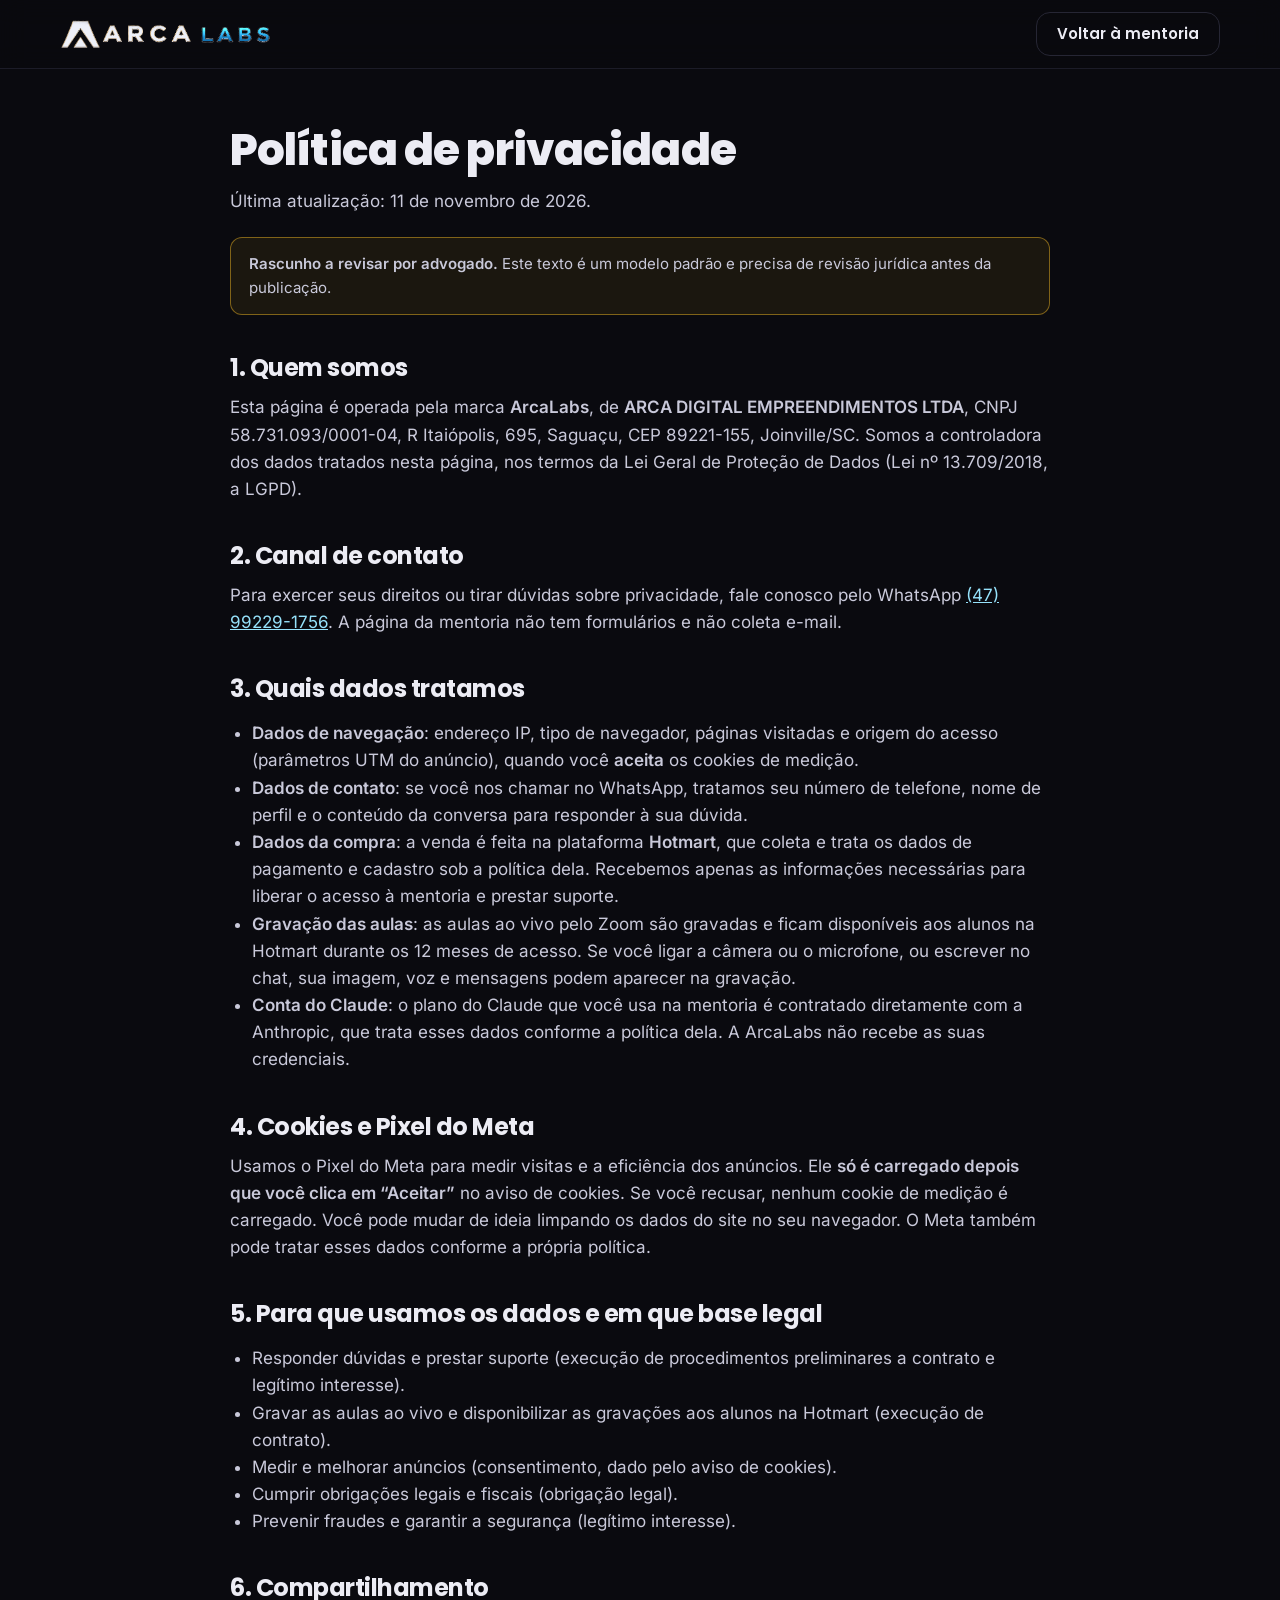
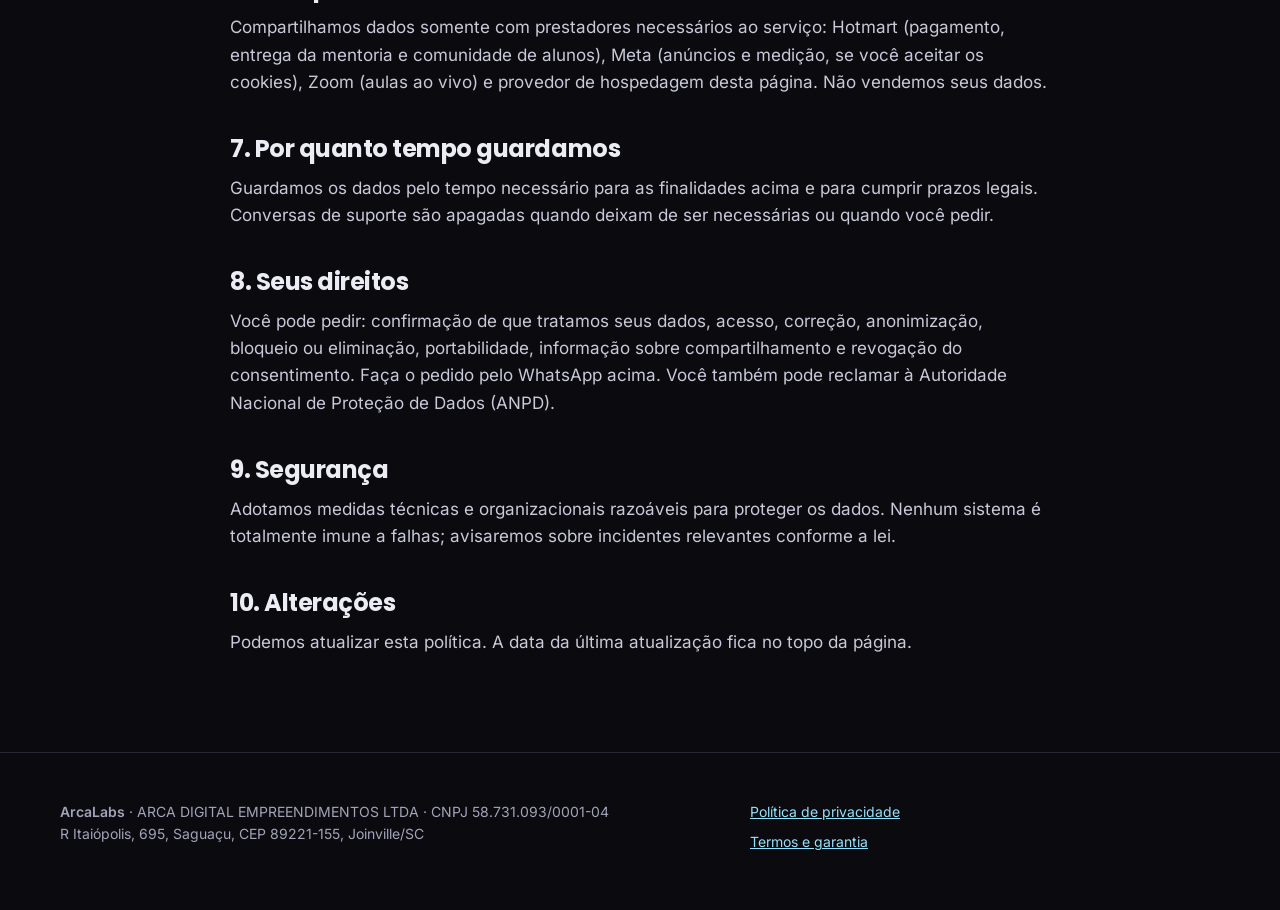
<file: politica-de-privacidade.html>
<!doctype html>
<html lang="pt-BR" class="sem-js">
<head>
  <meta charset="utf-8">
  <meta name="viewport" content="width=device-width, initial-scale=1">
  <title>Política de privacidade — Do Zero ao App | ArcaLabs</title>
  <meta name="description" content="Como a ArcaLabs trata dados pessoais na página da mentoria Do Zero ao App, conforme a LGPD.">
  <meta name="robots" content="noindex">
  <link rel="icon" href="assets/favicon.svg" type="image/svg+xml">
  <link rel="stylesheet" href="assets/fonts/fonts.css">
  <link rel="stylesheet" href="assets/styles.css">
</head>
<body>
  <header class="topo"><div class="cont">
    <a href="index.html" aria-label="ArcaLabs — voltar para a página da mentoria"><img src="assets/logo-arcalabs-escuro.png" alt="ArcaLabs" width="210" height="30"></a>
    <a class="btn btn-fantasma" href="index.html" style="min-height:44px;padding:10px 20px;font-size:15px">Voltar à mentoria</a>
  </div></header>

  <main class="legal"><div class="cont">
    <h1>Política de privacidade</h1>
    <p class="suave">Última atualização: 11 de novembro de 2026.</p>
    <p class="rascunho"><b>Rascunho a revisar por advogado.</b> Este texto é um modelo padrão e precisa de revisão jurídica antes da publicação.</p>

    <h2>1. Quem somos</h2>
    <p>Esta página é operada pela marca <b>ArcaLabs</b>, de <b>ARCA DIGITAL EMPREENDIMENTOS LTDA</b>, CNPJ 58.731.093/0001-04, R Itaiópolis, 695, Saguaçu, CEP 89221-155, Joinville/SC. Somos a controladora dos dados tratados nesta página, nos termos da Lei Geral de Proteção de Dados (Lei nº 13.709/2018, a LGPD).</p>

    <h2>2. Canal de contato</h2>
    <p>Para exercer seus direitos ou tirar dúvidas sobre privacidade, fale conosco pelo WhatsApp <a href="https://wa.me/5547992291756" rel="noopener" style="color:var(--ciano)">(47) 99229-1756</a>. A página da mentoria não tem formulários e não coleta e-mail.</p>

    <h2>3. Quais dados tratamos</h2>
    <ul>
      <li><b>Dados de navegação</b>: endereço IP, tipo de navegador, páginas visitadas e origem do acesso (parâmetros UTM do anúncio), quando você <b>aceita</b> os cookies de medição.</li>
      <li><b>Dados de contato</b>: se você nos chamar no WhatsApp, tratamos seu número de telefone, nome de perfil e o conteúdo da conversa para responder à sua dúvida.</li>
      <li><b>Dados da compra</b>: a venda é feita na plataforma <b>Hotmart</b>, que coleta e trata os dados de pagamento e cadastro sob a política dela. Recebemos apenas as informações necessárias para liberar o acesso à mentoria e prestar suporte.</li>
      <li><b>Gravação das aulas</b>: as aulas ao vivo pelo Zoom são gravadas e ficam disponíveis aos alunos na Hotmart durante os 12 meses de acesso. Se você ligar a câmera ou o microfone, ou escrever no chat, sua imagem, voz e mensagens podem aparecer na gravação.</li>
      <li><b>Conta do Claude</b>: o plano do Claude que você usa na mentoria é contratado diretamente com a Anthropic, que trata esses dados conforme a política dela. A ArcaLabs não recebe as suas credenciais.</li>
    </ul>

    <h2>4. Cookies e Pixel do Meta</h2>
    <p>Usamos o Pixel do Meta para medir visitas e a eficiência dos anúncios. Ele <b>só é carregado depois que você clica em “Aceitar”</b> no aviso de cookies. Se você recusar, nenhum cookie de medição é carregado. Você pode mudar de ideia limpando os dados do site no seu navegador. O Meta também pode tratar esses dados conforme a própria política.</p>

    <h2>5. Para que usamos os dados e em que base legal</h2>
    <ul>
      <li>Responder dúvidas e prestar suporte (execução de procedimentos preliminares a contrato e legítimo interesse).</li>
      <li>Gravar as aulas ao vivo e disponibilizar as gravações aos alunos na Hotmart (execução de contrato).</li>
      <li>Medir e melhorar anúncios (consentimento, dado pelo aviso de cookies).</li>
      <li>Cumprir obrigações legais e fiscais (obrigação legal).</li>
      <li>Prevenir fraudes e garantir a segurança (legítimo interesse).</li>
    </ul>

    <h2>6. Compartilhamento</h2>
    <p>Compartilhamos dados somente com prestadores necessários ao serviço: Hotmart (pagamento, entrega da mentoria e comunidade de alunos), Meta (anúncios e medição, se você aceitar os cookies), Zoom (aulas ao vivo) e provedor de hospedagem desta página. Não vendemos seus dados.</p>

    <h2>7. Por quanto tempo guardamos</h2>
    <p>Guardamos os dados pelo tempo necessário para as finalidades acima e para cumprir prazos legais. Conversas de suporte são apagadas quando deixam de ser necessárias ou quando você pedir.</p>

    <h2>8. Seus direitos</h2>
    <p>Você pode pedir: confirmação de que tratamos seus dados, acesso, correção, anonimização, bloqueio ou eliminação, portabilidade, informação sobre compartilhamento e revogação do consentimento. Faça o pedido pelo WhatsApp acima. Você também pode reclamar à Autoridade Nacional de Proteção de Dados (ANPD).</p>

    <h2>9. Segurança</h2>
    <p>Adotamos medidas técnicas e organizacionais razoáveis para proteger os dados. Nenhum sistema é totalmente imune a falhas; avisaremos sobre incidentes relevantes conforme a lei.</p>

    <h2>10. Alterações</h2>
    <p>Podemos atualizar esta política. A data da última atualização fica no topo da página.</p>
  </div></main>

  <footer><div class="cont">
    <div><p><b>ArcaLabs</b> · ARCA DIGITAL EMPREENDIMENTOS LTDA · CNPJ 58.731.093/0001-04<br>R Itaiópolis, 695, Saguaçu, CEP 89221-155, Joinville/SC</p></div>
    <nav aria-label="Páginas legais"><a href="politica-de-privacidade.html">Política de privacidade</a><a href="termos-e-garantia.html">Termos e garantia</a></nav>
  </div></footer>
  <script src="assets/app.js" defer></script>
</body>
</html>
</file>
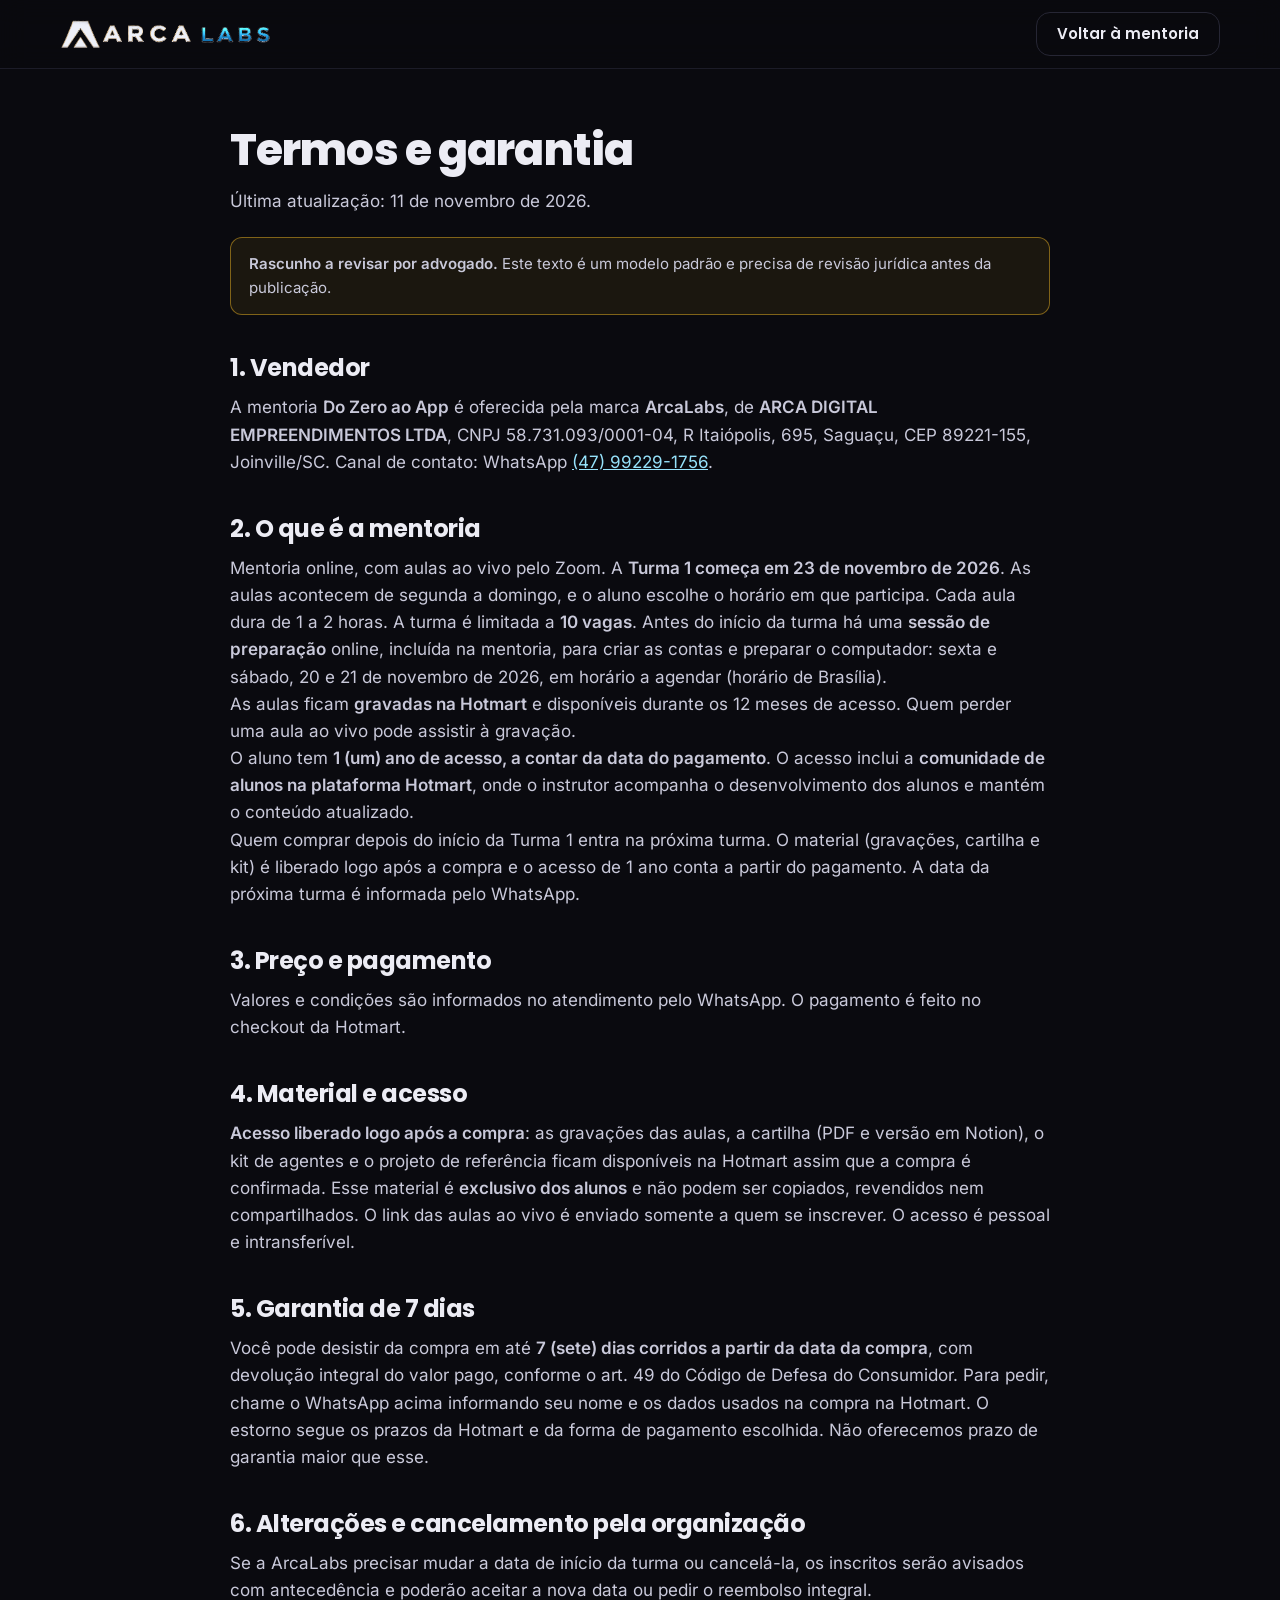
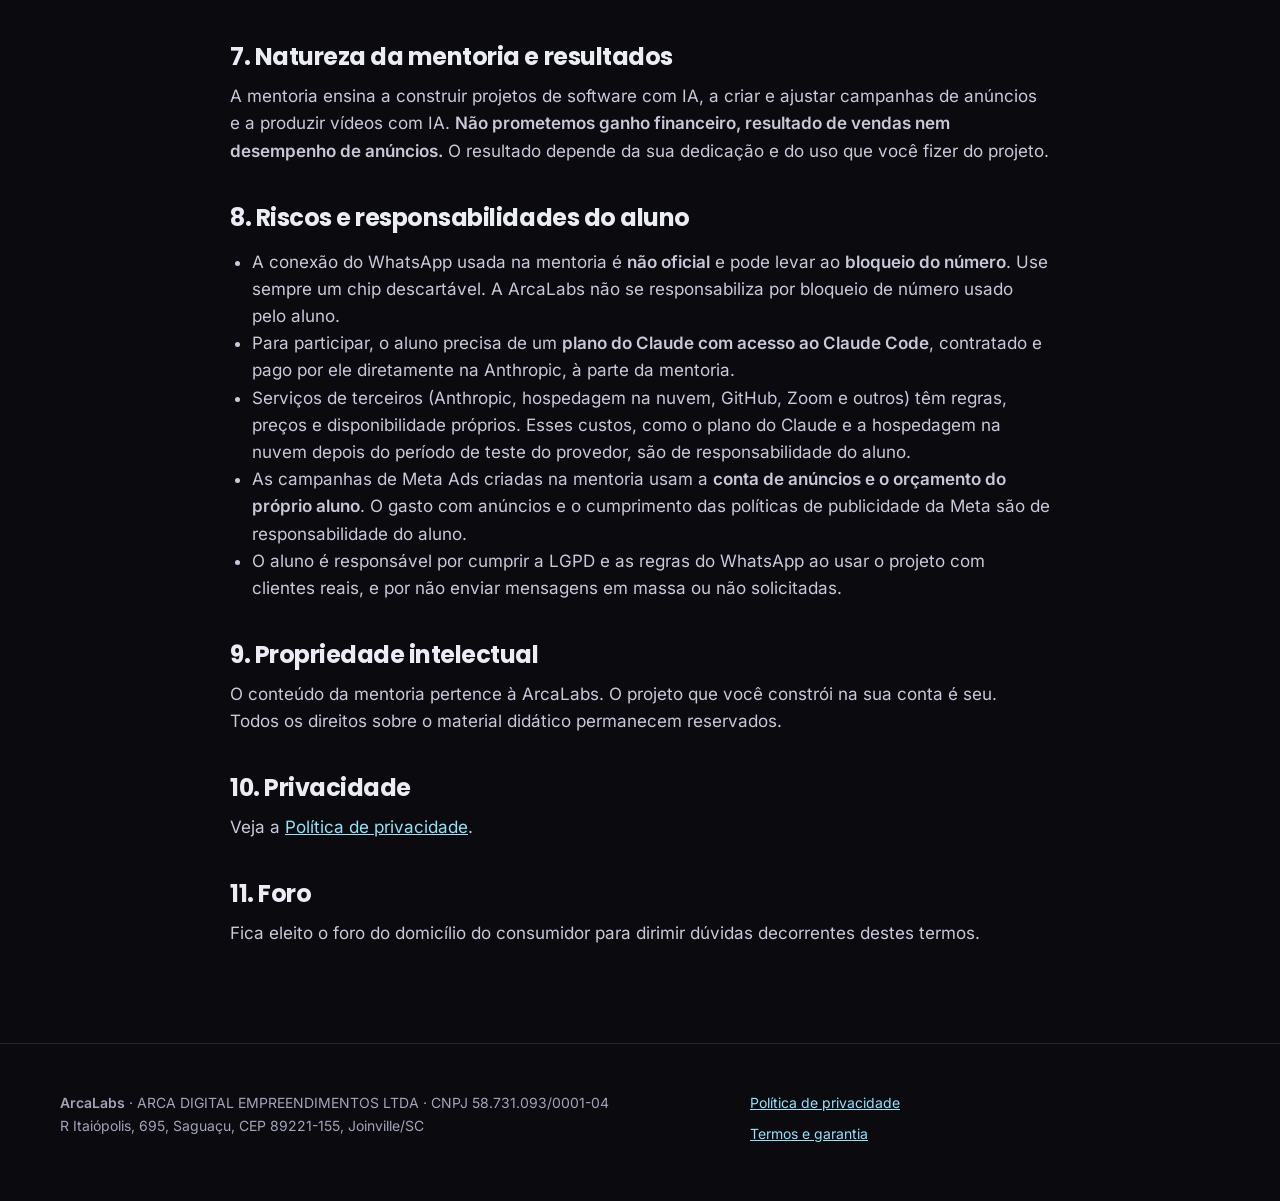
<file: termos-e-garantia.html>
<!doctype html>
<html lang="pt-BR" class="sem-js">
<head>
  <meta charset="utf-8">
  <meta name="viewport" content="width=device-width, initial-scale=1">
  <title>Termos e garantia — Do Zero ao App | ArcaLabs</title>
  <meta name="description" content="Termos de uso e garantia de 7 dias da mentoria Do Zero ao App, da ArcaLabs.">
  <meta name="robots" content="noindex">
  <link rel="icon" href="assets/favicon.svg" type="image/svg+xml">
  <link rel="stylesheet" href="assets/fonts/fonts.css">
  <link rel="stylesheet" href="assets/styles.css">
</head>
<body>
  <header class="topo"><div class="cont">
    <a href="index.html" aria-label="ArcaLabs — voltar para a página da mentoria"><img src="assets/logo-arcalabs-escuro.png" alt="ArcaLabs" width="210" height="30"></a>
    <a class="btn btn-fantasma" href="index.html" style="min-height:44px;padding:10px 20px;font-size:15px">Voltar à mentoria</a>
  </div></header>

  <main class="legal"><div class="cont">
    <h1>Termos e garantia</h1>
    <p class="suave">Última atualização: 11 de novembro de 2026.</p>
    <p class="rascunho"><b>Rascunho a revisar por advogado.</b> Este texto é um modelo padrão e precisa de revisão jurídica antes da publicação.</p>

    <h2>1. Vendedor</h2>
    <p>A mentoria <b>Do Zero ao App</b> é oferecida pela marca <b>ArcaLabs</b>, de <b>ARCA DIGITAL EMPREENDIMENTOS LTDA</b>, CNPJ 58.731.093/0001-04, R Itaiópolis, 695, Saguaçu, CEP 89221-155, Joinville/SC. Canal de contato: WhatsApp <a href="https://wa.me/5547992291756" rel="noopener" style="color:var(--ciano)">(47) 99229-1756</a>.</p>

    <h2>2. O que é a mentoria</h2>
    <p>Mentoria online, com aulas ao vivo pelo Zoom. A <b>Turma 1 começa em 23 de novembro de 2026</b>. As aulas acontecem de segunda a domingo, e o aluno escolhe o horário em que participa. Cada aula dura de 1 a 2 horas. A turma é limitada a <b>10 vagas</b>. Antes do início da turma há uma <b>sessão de preparação</b> online, incluída na mentoria, para criar as contas e preparar o computador: sexta e sábado, 20 e 21 de novembro de 2026, em horário a agendar (horário de Brasília).</p>
    <p>As aulas ficam <b>gravadas na Hotmart</b> e disponíveis durante os 12 meses de acesso. Quem perder uma aula ao vivo pode assistir à gravação.</p>
    <p>O aluno tem <b>1 (um) ano de acesso, a contar da data do pagamento</b>. O acesso inclui a <b>comunidade de alunos na plataforma Hotmart</b>, onde o instrutor acompanha o desenvolvimento dos alunos e mantém o conteúdo atualizado.</p>
    <p>Quem comprar depois do início da Turma 1 entra na próxima turma. O material (gravações, cartilha e kit) é liberado logo após a compra e o acesso de 1 ano conta a partir do pagamento. A data da próxima turma é informada pelo WhatsApp.</p>

    <h2>3. Preço e pagamento</h2>
    <p>Valores e condições são informados no atendimento pelo WhatsApp. O pagamento é feito no checkout da Hotmart.</p>

    <h2>4. Material e acesso</h2>
    <p><b>Acesso liberado logo após a compra</b>: as gravações das aulas, a cartilha (PDF e versão em Notion), o kit de agentes e o projeto de referência ficam disponíveis na Hotmart assim que a compra é confirmada. Esse material é <b>exclusivo dos alunos</b> e não podem ser copiados, revendidos nem compartilhados. O link das aulas ao vivo é enviado somente a quem se inscrever. O acesso é pessoal e intransferível.</p>

    <h2>5. Garantia de 7 dias</h2>
    <p>Você pode desistir da compra em até <b>7 (sete) dias corridos a partir da data da compra</b>, com devolução integral do valor pago, conforme o art. 49 do Código de Defesa do Consumidor. Para pedir, chame o WhatsApp acima informando seu nome e os dados usados na compra na Hotmart. O estorno segue os prazos da Hotmart e da forma de pagamento escolhida. Não oferecemos prazo de garantia maior que esse.</p>

    <h2>6. Alterações e cancelamento pela organização</h2>
    <p>Se a ArcaLabs precisar mudar a data de início da turma ou cancelá-la, os inscritos serão avisados com antecedência e poderão aceitar a nova data ou pedir o reembolso integral.</p>

    <h2>7. Natureza da mentoria e resultados</h2>
    <p>A mentoria ensina a construir projetos de software com IA, a criar e ajustar campanhas de anúncios e a produzir vídeos com IA. <b>Não prometemos ganho financeiro, resultado de vendas nem desempenho de anúncios.</b> O resultado depende da sua dedicação e do uso que você fizer do projeto.</p>

    <h2>8. Riscos e responsabilidades do aluno</h2>
    <ul>
      <li>A conexão do WhatsApp usada na mentoria é <b>não oficial</b> e pode levar ao <b>bloqueio do número</b>. Use sempre um chip descartável. A ArcaLabs não se responsabiliza por bloqueio de número usado pelo aluno.</li>
      <li>Para participar, o aluno precisa de um <b>plano do Claude com acesso ao Claude Code</b>, contratado e pago por ele diretamente na Anthropic, à parte da mentoria.</li>
      <li>Serviços de terceiros (Anthropic, hospedagem na nuvem, GitHub, Zoom e outros) têm regras, preços e disponibilidade próprios. Esses custos, como o plano do Claude e a hospedagem na nuvem depois do período de teste do provedor, são de responsabilidade do aluno.</li>
      <li>As campanhas de Meta Ads criadas na mentoria usam a <b>conta de anúncios e o orçamento do próprio aluno</b>. O gasto com anúncios e o cumprimento das políticas de publicidade da Meta são de responsabilidade do aluno.</li>
      <li>O aluno é responsável por cumprir a LGPD e as regras do WhatsApp ao usar o projeto com clientes reais, e por não enviar mensagens em massa ou não solicitadas.</li>
    </ul>

    <h2>9. Propriedade intelectual</h2>
    <p>O conteúdo da mentoria pertence à ArcaLabs. O projeto que você constrói na sua conta é seu. Todos os direitos sobre o material didático permanecem reservados.</p>

    <h2>10. Privacidade</h2>
    <p>Veja a <a href="politica-de-privacidade.html" style="color:var(--ciano)">Política de privacidade</a>.</p>

    <h2>11. Foro</h2>
    <p>Fica eleito o foro do domicílio do consumidor para dirimir dúvidas decorrentes destes termos.</p>
  </div></main>

  <footer><div class="cont">
    <div><p><b>ArcaLabs</b> · ARCA DIGITAL EMPREENDIMENTOS LTDA · CNPJ 58.731.093/0001-04<br>R Itaiópolis, 695, Saguaçu, CEP 89221-155, Joinville/SC</p></div>
    <nav aria-label="Páginas legais"><a href="politica-de-privacidade.html">Política de privacidade</a><a href="termos-e-garantia.html">Termos e garantia</a></nav>
  </div></footer>
  <script src="assets/app.js" defer></script>
</body>
</html>
</file>
<file: assets/fonts/fonts.css>
@font-face{font-family:'Poppins';font-style:normal;font-weight:400;font-display:swap;src:url('poppins-400.woff2') format('woff2')}
@font-face{font-family:'Poppins';font-style:normal;font-weight:500;font-display:swap;src:url('poppins-500.woff2') format('woff2')}
@font-face{font-family:'Poppins';font-style:normal;font-weight:600;font-display:swap;src:url('poppins-600.woff2') format('woff2')}
@font-face{font-family:'Poppins';font-style:normal;font-weight:700;font-display:swap;src:url('poppins-700.woff2') format('woff2')}
@font-face{font-family:'Poppins';font-style:normal;font-weight:800;font-display:swap;src:url('poppins-800.woff2') format('woff2')}
@font-face{font-family:'Inter';font-style:normal;font-weight:400 600;font-display:swap;src:url('inter-var.woff2') format('woff2')}
</file>
<file: assets/styles.css>
/* Do Zero ao App — ArcaLabs. Sistema de design em criativos-meta-ads/direcao-de-arte.md */
:root {
  --fundo: #0a0a0f;
  --sup: #12121a;
  --sup2: #191924;
  --borda: #262634;
  --texto: #ececf4;
  --suave: #a3a3ba;
  --azul: #3b82f6;
  --roxo: #8b5cf6;
  --ciano: #96e2fb;
  --verde: #34d399;
  --amarelo: #fbbf24;
  --grad: linear-gradient(135deg, #3b82f6, #8b5cf6);
  --grad-btn: linear-gradient(135deg, #2563eb, #7c3aed);
  --raio: 20px;
  --cont: 1160px;
  color-scheme: dark;
}
*, *::before, *::after { box-sizing: border-box; }
html { scroll-behavior: smooth; -webkit-text-size-adjust: 100%; }
body {
  margin: 0;
  background: var(--fundo);
  color: var(--texto);
  font: 400 17px/1.6 "Inter", system-ui, -apple-system, "Segoe UI", sans-serif;
  overflow-x: hidden;
}
img { max-width: 100%; display: block; }
a { color: inherit; }
h1, h2, h3 { font-family: "Poppins", "Inter", sans-serif; margin: 0; letter-spacing: -0.02em; line-height: 1.12; }
h1 { font-size: clamp(36px, 5vw, 60px); font-weight: 800; }
h2 { font-size: clamp(28px, 4.2vw, 46px); font-weight: 700; }
h3 { font-size: 20px; font-weight: 600; line-height: 1.3; }
p { margin: 0; }
.grad { background: var(--grad); -webkit-background-clip: text; background-clip: text; color: transparent; }
.ciano { color: var(--ciano); text-shadow: 0 0 24px rgba(150, 226, 251, .35); }
.suave { color: var(--suave); }
.cont { width: min(var(--cont), 100% - 32px); margin-inline: auto; }
:focus-visible { outline: 3px solid var(--ciano); outline-offset: 3px; border-radius: 6px; }
.pular { position: absolute; left: -999px; top: 8px; background: #fff; color: #000; padding: 10px 14px; border-radius: 8px; z-index: 100; }
.pular:focus { left: 8px; }

/* Botões */
.btn {
  display: inline-flex; align-items: center; justify-content: center; gap: 10px;
  min-height: 54px; padding: 14px 28px; border-radius: 14px; border: 1px solid transparent;
  font: 600 17px/1.2 "Poppins", sans-serif; text-decoration: none; cursor: pointer;
  color: #fff; background: var(--grad-btn);
  box-shadow: 0 10px 30px -8px rgba(59, 100, 246, .65), inset 0 1px 0 rgba(255,255,255,.25);
  transition: transform .18s ease, box-shadow .18s ease, filter .18s ease;
}
.btn:hover { transform: translateY(-2px); filter: brightness(1.08); box-shadow: 0 16px 38px -8px rgba(124, 58, 237, .7), inset 0 1px 0 rgba(255,255,255,.3); }
.btn:active { transform: translateY(0); }
.btn-fantasma { background: transparent; border-color: var(--borda); box-shadow: none; color: var(--texto); }
.btn-fantasma:hover { background: var(--sup2); box-shadow: none; filter: none; }
.btn-grande { min-height: 62px; padding: 16px 36px; font-size: 19px; }

/* Cabeçalho */
.topo { position: sticky; top: 0; z-index: 50; backdrop-filter: blur(14px); background: rgba(10,10,15,.72); border-bottom: 1px solid rgba(38,38,52,.7); }
.topo .cont { display: flex; align-items: center; justify-content: space-between; min-height: 68px; gap: 16px; }
.topo img { height: 30px; width: auto; }
.topo .btn { min-height: 44px; padding: 10px 20px; font-size: 15px; }
[id] { scroll-margin-top: 84px; }

/* Menu do topo */
.topo .cont:has(.menu) { width: min(1320px, 100% - 32px); }
.marca { flex: none; }
.menu { display: flex; align-items: center; gap: 16px; font: 500 15px/1.2 "Inter", sans-serif; }
.menu a { text-decoration: none; color: var(--suave); white-space: nowrap; transition: color .18s ease; }
.menu a:hover { color: var(--texto); }
.menu .menu-contrate { color: var(--ciano); border: 1px solid rgba(150,226,251,.45); border-radius: 10px; padding: 8px 14px; }
.menu .menu-contrate:hover { background: rgba(150,226,251,.08); color: var(--ciano); }
.topo-acoes { display: flex; align-items: center; gap: 10px; flex: none; }
.menu-botao { display: none; width: 44px; height: 44px; padding: 0; border: 1px solid var(--borda); border-radius: 12px; background: transparent; cursor: pointer; flex-direction: column; align-items: center; justify-content: center; gap: 5px; }
.menu-botao span { display: block; width: 20px; height: 2px; border-radius: 2px; background: var(--texto); transition: transform .2s ease, opacity .2s ease; }
.menu-botao[aria-expanded="true"] span:nth-child(1) { transform: translateY(7px) rotate(45deg); }
.menu-botao[aria-expanded="true"] span:nth-child(2) { opacity: 0; }
.menu-botao[aria-expanded="true"] span:nth-child(3) { transform: translateY(-7px) rotate(-45deg); }
@media (max-width: 1279px) {
  .menu-botao { display: inline-flex; }
  .menu { display: none; position: absolute; top: 100%; left: 0; right: 0; flex-direction: column; align-items: stretch; gap: 0; padding: 8px 16px 18px; background: rgba(10,10,15,.97); border-bottom: 1px solid var(--borda); max-height: calc(100vh - 68px); overflow-y: auto; }
  .menu.aberto { display: flex; }
  .menu a { padding: 14px 4px; border-bottom: 1px solid rgba(38,38,52,.7); font-size: 16px; color: var(--texto); }
  .menu .menu-contrate { margin: 14px 0 4px; text-align: center; border-bottom: 1px solid rgba(150,226,251,.45); padding: 12px 14px; order: 1; }
  .sem-js .menu { display: flex; position: static; flex-direction: row; flex-wrap: wrap; gap: 4px 16px; padding: 0; background: none; border: 0; }
  .sem-js .topo .cont { flex-wrap: wrap; }
  .sem-js .menu a { border: 0; padding: 6px 0; }
}

/* Dado pendente: o Marcos precisa preencher antes de publicar */
.pendente { display: inline; padding: 1px 6px; border-radius: 6px; border: 1px dashed rgba(251,191,36,.7); background: rgba(251,191,36,.1); color: var(--amarelo); font-size: .92em; font-weight: 500; }

/* Seções */
section { padding: 80px 0; position: relative; }
.rotulo { display: inline-block; font: 600 13px/1 "Poppins", sans-serif; letter-spacing: .12em; text-transform: uppercase; color: var(--ciano); margin-bottom: 18px; }
.titulo-secao { max-width: 760px; margin-bottom: 18px; }
.sub-secao { max-width: 680px; color: var(--suave); font-size: 19px; margin-bottom: 48px; }

/* Primeira dobra */
.hero { padding: 72px 0 40px; overflow: hidden; }
.hero::before, .hero::after { content: ""; position: absolute; border-radius: 50%; filter: blur(110px); z-index: 0; pointer-events: none; }
.hero::before { width: 520px; height: 520px; background: rgba(59,130,246,.24); top: -120px; left: -140px; }
.hero::after { width: 520px; height: 520px; background: rgba(139,92,246,.22); top: 120px; right: -160px; }
.hero .cont { position: relative; z-index: 1; display: grid; grid-template-columns: 0.95fr 1.05fr; gap: 48px; align-items: center; }
.selo-evento { display: inline-flex; align-items: center; gap: 10px; padding: 8px 16px; border: 1px solid var(--borda); background: rgba(18,18,26,.8); border-radius: 999px; font-size: 14px; color: var(--suave); margin-bottom: 26px; }
.selo-evento b { color: var(--texto); font-weight: 600; }
.ponto-vivo { width: 8px; height: 8px; border-radius: 50%; background: var(--verde); box-shadow: 0 0 0 4px rgba(52,211,153,.18); }
.hero p.lead { font-size: 20px; color: var(--suave); margin: 24px 0 34px; max-width: 560px; }
.hero p.lead strong { color: var(--texto); font-weight: 600; }
.acoes { display: flex; flex-wrap: wrap; gap: 14px; }
.fatos { list-style: none; padding: 0; margin: 34px 0 0; display: grid; grid-template-columns: repeat(2, minmax(0, max-content)); align-items: baseline; gap: 12px 28px; color: var(--suave); font-size: 15px; line-height: 1.5; }
.fatos li { margin: 0; }
.fatos strong { color: var(--texto); font: 700 22px/1 "Poppins", sans-serif; white-space: nowrap; margin-right: 8px; }
@media (max-width: 480px) { .fatos { grid-template-columns: 1fr; } }

/* Mockups */
.palco { position: relative; min-height: 440px; }
.notebook { position: relative; width: 100%; filter: drop-shadow(0 40px 60px rgba(0,0,0,.65)); }
.notebook .tela { background: #05050a; border: 2px solid #2c2c3a; border-bottom-width: 10px; border-radius: 14px 14px 4px 4px; padding: 8px 8px 0; overflow: hidden; position: relative; }
.notebook .tela::after { content: ""; position: absolute; inset: 0; background: linear-gradient(115deg, rgba(255,255,255,.1), transparent 38%); pointer-events: none; border-radius: 12px; }
.notebook .tela img { border-radius: 6px 6px 0 0; width: 100%; height: auto; }
.notebook .base { height: 14px; margin: 0 -4%; background: linear-gradient(#3a3a4a, #1b1b26); border-radius: 0 0 18px 18px; position: relative; }
.notebook .base::before { content: ""; position: absolute; left: 50%; top: 0; width: 18%; height: 5px; transform: translateX(-50%); background: #14141c; border-radius: 0 0 8px 8px; }
.celular { position: absolute; right: -3%; bottom: -52px; width: 30%; min-width: 190px; filter: drop-shadow(0 30px 40px rgba(0,0,0,.7)); }
.celular .corpo { background: #0b0b12; border: 3px solid #34344a; border-radius: 38px; padding: 10px 8px 12px; position: relative; overflow: hidden; }
.celular .corpo::before { content: ""; position: absolute; top: 10px; left: 50%; transform: translateX(-50%); width: 34%; height: 14px; background: #000; border-radius: 10px; z-index: 3; }
.celular .corpo::after { content: ""; position: absolute; inset: 0; background: linear-gradient(120deg, rgba(255,255,255,.12), transparent 34%); pointer-events: none; z-index: 4; border-radius: 34px; }
.zap { background: #0d1418; border-radius: 28px; overflow: hidden; padding-bottom: 12px; }
.zap-topo { display: flex; align-items: center; gap: 8px; padding: 30px 12px 9px; background: #17232b; }
.zap-av { width: 26px; height: 26px; border-radius: 50%; background: var(--grad); flex: none; }
.zap-topo b { display: block; font-size: 12px; line-height: 1.1; font-weight: 600; }
.zap-topo small { font-size: 9.5px; color: #7fd0a7; }
.zap-corpo { padding: 10px 8px 2px; display: flex; flex-direction: column; gap: 6px; }
.msg { max-width: 86%; padding: 6px 9px 4px; border-radius: 10px; font-size: 10.6px; line-height: 1.38; }
.msg i { display: block; text-align: right; font-style: normal; font-size: 8px; color: rgba(255,255,255,.5); margin-top: 1px; }
.msg.cli { background: #1f2c34; border-top-left-radius: 2px; align-self: flex-start; }
.msg.bot { background: #0f5a49; border-top-right-radius: 2px; align-self: flex-end; }

/* Cartões e grades */
.grade-3 { display: grid; grid-template-columns: repeat(3, 1fr); gap: 20px; }
.grade-2 { display: grid; grid-template-columns: repeat(2, 1fr); gap: 20px; }
.cartao { background: linear-gradient(180deg, var(--sup2), var(--sup)); border: 1px solid var(--borda); border-radius: var(--raio); padding: 28px; transition: transform .2s ease, border-color .2s ease; }
.cartao:hover { transform: translateY(-3px); border-color: #3b3b55; }
.cartao h3 { margin-bottom: 10px; }
.cartao p { color: var(--suave); font-size: 16px; }
.icone { width: 46px; height: 46px; border-radius: 14px; background: var(--grad); display: grid; place-items: center; margin-bottom: 18px; color: #fff; box-shadow: 0 10px 24px -8px rgba(99,102,241,.7); }
.icone svg { width: 24px; height: 24px; }
.lista { list-style: none; padding: 0; margin: 0; display: grid; gap: 14px; }
.lista li { display: grid; grid-template-columns: 26px 1fr; gap: 12px; align-items: start; }
.lista li::before { content: ""; width: 22px; height: 22px; border-radius: 50%; margin-top: 2px; background: rgba(52,211,153,.14) url("data:image/svg+xml,%3Csvg xmlns='http://www.w3.org/2000/svg' viewBox='0 0 24 24' fill='none' stroke='%2334d399' stroke-width='3' stroke-linecap='round' stroke-linejoin='round'%3E%3Cpath d='M5 12l5 5 9-10'/%3E%3C/svg%3E") center/14px no-repeat; }
.lista.nao li::before { background: rgba(251,191,36,.12) url("data:image/svg+xml,%3Csvg xmlns='http://www.w3.org/2000/svg' viewBox='0 0 24 24' fill='none' stroke='%23fbbf24' stroke-width='3' stroke-linecap='round'%3E%3Cpath d='M6 6l12 12M18 6L6 18'/%3E%3C/svg%3E"); background-size: 12px; background-repeat: no-repeat; background-position: center; }
.lista b { font-weight: 600; }
.fundo-alt { background: linear-gradient(180deg, rgba(18,18,26,.0), rgba(18,18,26,.9) 15%, rgba(18,18,26,.9) 85%, rgba(18,18,26,0)); }

/* Vitrine do painel */
.vitrine { margin-top: 56px; display: grid; grid-template-columns: 1.15fr 1fr; gap: 28px; align-items: center; }
.vitrine .notebook { max-width: 720px; }
.vitrine-texto h3 { font-size: 26px; margin-bottom: 14px; }

/* Programação */
.dias { display: grid; grid-template-columns: repeat(3, 1fr); gap: 20px; }
.dia { background: var(--sup); border: 1px solid var(--borda); border-radius: var(--raio); overflow: hidden; }
.dia header { padding: 22px 26px; background: linear-gradient(135deg, rgba(59,130,246,.18), rgba(139,92,246,.18)); border-bottom: 1px solid var(--borda); }
.dia header small { color: var(--ciano); font: 600 12px/1 "Poppins", sans-serif; letter-spacing: .12em; text-transform: uppercase; }
.dia header h3 { margin-top: 8px; font-size: 22px; }
.bloco { padding: 20px 26px; border-bottom: 1px solid var(--borda); }
.bloco:last-child { border-bottom: 0; }
.bloco .hora { display: inline-block; font: 600 13px/1 "Poppins", sans-serif; color: var(--suave); margin-bottom: 10px; }
.bloco ul { margin: 0; padding-left: 18px; color: var(--suave); font-size: 15.5px; display: grid; gap: 6px; }
.prep { margin-top: 20px; display: grid; grid-template-columns: auto 1fr; gap: 20px; align-items: center; padding: 24px 28px; border: 1px dashed #3b3b55; border-radius: var(--raio); background: rgba(150,226,251,.04); }
.prep .icone { margin: 0; }
a.selo-evento { text-decoration: none; transition: border-color .18s ease; }
a.selo-evento:hover { border-color: #3b3b55; }
.e-mais { margin-top: 28px; color: var(--suave); font-size: 16px; text-align: center; }
.e-mais b { color: var(--texto); font-weight: 600; }
.etapas-titulo { margin: 56px 0 20px; font-size: 24px; }

/* Próximas turmas */
.turma { max-width: 760px; border: 1px solid #3b3b55; border-radius: 28px; padding: 36px 40px; background: radial-gradient(120% 90% at 0% 0%, rgba(59,130,246,.16), transparent 60%), var(--sup); box-shadow: 0 40px 90px -50px rgba(99,102,241,.55); }
.turma-topo { display: flex; flex-wrap: wrap; align-items: center; justify-content: space-between; gap: 12px; margin-bottom: 22px; }
.turma-topo h3 { font-size: 28px; }
.turma-status { display: inline-flex; align-items: center; gap: 10px; padding: 6px 14px; border: 1px solid rgba(52,211,153,.35); border-radius: 999px; font-size: 14px; color: var(--verde); }
.turma-dados { margin: 0 0 30px; display: grid; grid-template-columns: repeat(2, 1fr); gap: 0 32px; }
.turma-dados div { padding: 14px 0; border-bottom: 1px solid var(--borda); }
.turma-dados dt { font: 600 12px/1 "Poppins", sans-serif; letter-spacing: .1em; text-transform: uppercase; color: var(--suave); margin-bottom: 8px; }
.turma-dados dd { margin: 0; font-weight: 600; }

/* Como garantir sua vaga */
.passos { list-style: none; padding: 0; margin: 28px auto 32px; max-width: 520px; display: grid; gap: 14px; text-align: left; }
.passos li { display: grid; grid-template-columns: 34px 1fr; gap: 14px; align-items: center; color: var(--suave); }
.passos li b { color: var(--texto); font-weight: 600; }
.passos li > .num { width: 34px; height: 34px; border-radius: 50%; background: var(--grad); color: #fff; display: grid; place-items: center; font: 700 15px/1 "Poppins", sans-serif; }

/* Serviços (para empresas) */
.servicos { padding-top: 0; }
.servicos-caixa { display: grid; grid-template-columns: 1fr auto; gap: 28px 48px; align-items: center; padding: 36px 40px; border: 1px solid var(--borda); border-radius: var(--raio); background: var(--sup); }
.servicos-caixa h2 { font-size: clamp(24px, 3vw, 32px); margin-bottom: 18px; }
.servicos-caixa .lista { gap: 10px; font-size: 16px; color: var(--suave); }
.servicos-caixa .lista b { color: var(--texto); }

/* Investimento */
.oferta { max-width: 760px; margin: 0 auto; text-align: center; border: 1px solid #3b3b55; border-radius: 28px; padding: 52px 40px; background: radial-gradient(120% 90% at 50% 0%, rgba(99,102,241,.22), transparent 60%), var(--sup); box-shadow: 0 40px 90px -40px rgba(99,102,241,.55); }
.preco { font: 800 clamp(56px, 9vw, 92px)/1 "Poppins", sans-serif; letter-spacing: -0.03em; margin: 22px 0 6px; }
.preco small { font-size: .38em; font-weight: 600; color: var(--suave); margin-right: 6px; letter-spacing: 0; }
.oferta .detalhes { display: flex; flex-wrap: wrap; justify-content: center; gap: 10px 26px; color: var(--suave); margin: 22px 0 32px; font-size: 16px; }
.oferta .detalhes b { color: var(--texto); font-weight: 600; }
.garantia { margin-top: 28px; padding: 26px 28px; border: 1px solid rgba(52,211,153,.35); background: rgba(52,211,153,.06); border-radius: var(--raio); text-align: left; display: grid; grid-template-columns: auto 1fr; gap: 20px; align-items: center; }
.garantia .selo-7 { width: 74px; height: 74px; border-radius: 50%; border: 2px solid var(--verde); display: grid; place-items: center; text-align: center; font: 800 28px/1 "Poppins", sans-serif; color: var(--verde); }
.garantia .selo-7 small { display: block; font: 600 10px/1 "Poppins", sans-serif; letter-spacing: .08em; margin-top: 2px; text-transform: uppercase; }

/* Instrutor */
.instrutor { display: grid; grid-template-columns: 300px 1fr; gap: 56px; align-items: center; }
.instrutor img { width: 100%; aspect-ratio: 1; border-radius: 32px; object-fit: cover; box-shadow: 0 30px 70px -30px rgba(139,92,246,.6); border: 1px solid #3b3b55; }
.instrutor p { color: var(--suave); font-size: 19px; margin-top: 20px; }
.instrutor p b { color: var(--texto); font-weight: 600; }

/* Aviso, FAQ, rodapé */
.aviso { display: grid; grid-template-columns: auto 1fr; gap: 16px; padding: 22px 26px; border: 1px solid rgba(251,191,36,.4); background: rgba(251,191,36,.06); border-radius: var(--raio); font-size: 16px; }
.aviso svg { width: 26px; height: 26px; color: var(--amarelo); }
details { border: 1px solid var(--borda); border-radius: 16px; background: var(--sup); }
details + details { margin-top: 12px; }
summary { cursor: pointer; padding: 20px 24px; font: 600 17px/1.4 "Poppins", sans-serif; list-style: none; display: flex; justify-content: space-between; gap: 16px; }
summary::-webkit-details-marker { display: none; }
summary::after { content: "+"; font-size: 26px; line-height: 1; color: var(--ciano); transition: transform .2s; }
details[open] summary::after { transform: rotate(45deg); }
details .resp { padding: 0 24px 22px; color: var(--suave); }
.final { text-align: center; padding: 110px 0; }
.final::before { content: ""; position: absolute; inset: 0; background: radial-gradient(60% 70% at 50% 100%, rgba(99,102,241,.28), transparent 70%); pointer-events: none; }
.final .cont { position: relative; }
.final p { color: var(--suave); font-size: 20px; max-width: 620px; margin: 20px auto 34px; }
footer { border-top: 1px solid var(--borda); padding: 48px 0 56px; color: var(--suave); font-size: 14px; }
footer .cont { display: grid; grid-template-columns: 1.4fr 1fr; gap: 32px; }
footer img { height: 28px; width: auto; margin-bottom: 16px; }
footer a { color: var(--ciano); }
footer nav { display: grid; gap: 8px; align-content: start; }

/* Aviso de cookies */
.cookies { position: fixed; z-index: 90; left: 16px; bottom: 16px; width: min(400px, calc(100% - 32px)); background: #151520; border: 1px solid #3b3b55; border-radius: 18px; padding: 14px 16px; box-shadow: 0 20px 60px rgba(0,0,0,.6); display: none; gap: 10px; font-size: 13.5px; line-height: 1.45; }
.cookies.aberto { display: grid; }
.cookies .linha { display: flex; gap: 10px; flex-wrap: wrap; }
.cookies .btn { min-height: 38px; padding: 6px 16px; font-size: 14px; border-radius: 10px; }

/* Texto legal */
.legal { padding: 56px 0 96px; }
.legal .cont { max-width: 820px; }
.legal h1 { font-size: clamp(30px, 5vw, 44px); margin-bottom: 14px; }
.legal h2 { font-size: 24px; margin: 40px 0 12px; }
.legal p, .legal li { color: #c9c9da; }
.legal ul { padding-left: 22px; }
.rascunho { border: 1px solid rgba(251,191,36,.45); background: rgba(251,191,36,.07); padding: 14px 18px; border-radius: 12px; color: var(--amarelo); font-size: 15px; margin: 22px 0; }

/* Entrada ao rolar */
.rev { opacity: 0; transform: translateY(16px); transition: opacity .5s ease, transform .5s ease; }
.rev.vis { opacity: 1; transform: none; }
.sem-js .rev { opacity: 1; transform: none; }
@media (prefers-reduced-motion: reduce) {
  html { scroll-behavior: auto; }
  .rev { opacity: 1; transform: none; transition: none; }
  .btn, .cartao { transition: none; }
  .btn:hover, .cartao:hover { transform: none; }
}

/* Responsivo */
@media (max-width: 960px) {
  section { padding: 64px 0; }
  .hero { padding-top: 40px; }
  .hero .cont, .vitrine, .instrutor, footer .cont { grid-template-columns: 1fr; }
  .grade-3, .dias { grid-template-columns: 1fr; }
  .grade-2 { grid-template-columns: 1fr; }
  .palco { margin-top: 12px; padding-bottom: 56px; }
  .instrutor img { max-width: 240px; }
  .instrutor { gap: 28px; }
}
@media (max-width: 560px) {
  body { font-size: 16px; }
  .topo img { height: 24px; }
  .topo .btn { padding: 9px 14px; font-size: 14px; }
  .hero p.lead { font-size: 18px; }
  .btn-grande { width: 100%; }
  .acoes .btn { width: 100%; }
  .celular { width: 44%; min-width: 150px; right: 0; bottom: -52px; }
  .oferta { padding: 36px 20px; }
  .garantia, .prep { grid-template-columns: 1fr; }
  .fatos { gap: 12px 22px; }
  .topo .cont { gap: 10px; }
  .topo .btn { padding: 9px 12px; font-size: 13.5px; }
  .turma { padding: 28px 20px; }
  .turma-dados { grid-template-columns: 1fr; }
  .servicos-caixa { grid-template-columns: 1fr; padding: 28px 20px; }
  .servicos-caixa .btn { width: 100%; }
}
@media (max-width: 400px) {
  .topo .cont, .topo-acoes { gap: 8px; }
  .topo img { height: 18px; }
  .topo .btn { padding: 8px 10px; font-size: 13px; }
  .menu-botao { width: 40px; height: 40px; }
}
</file>
